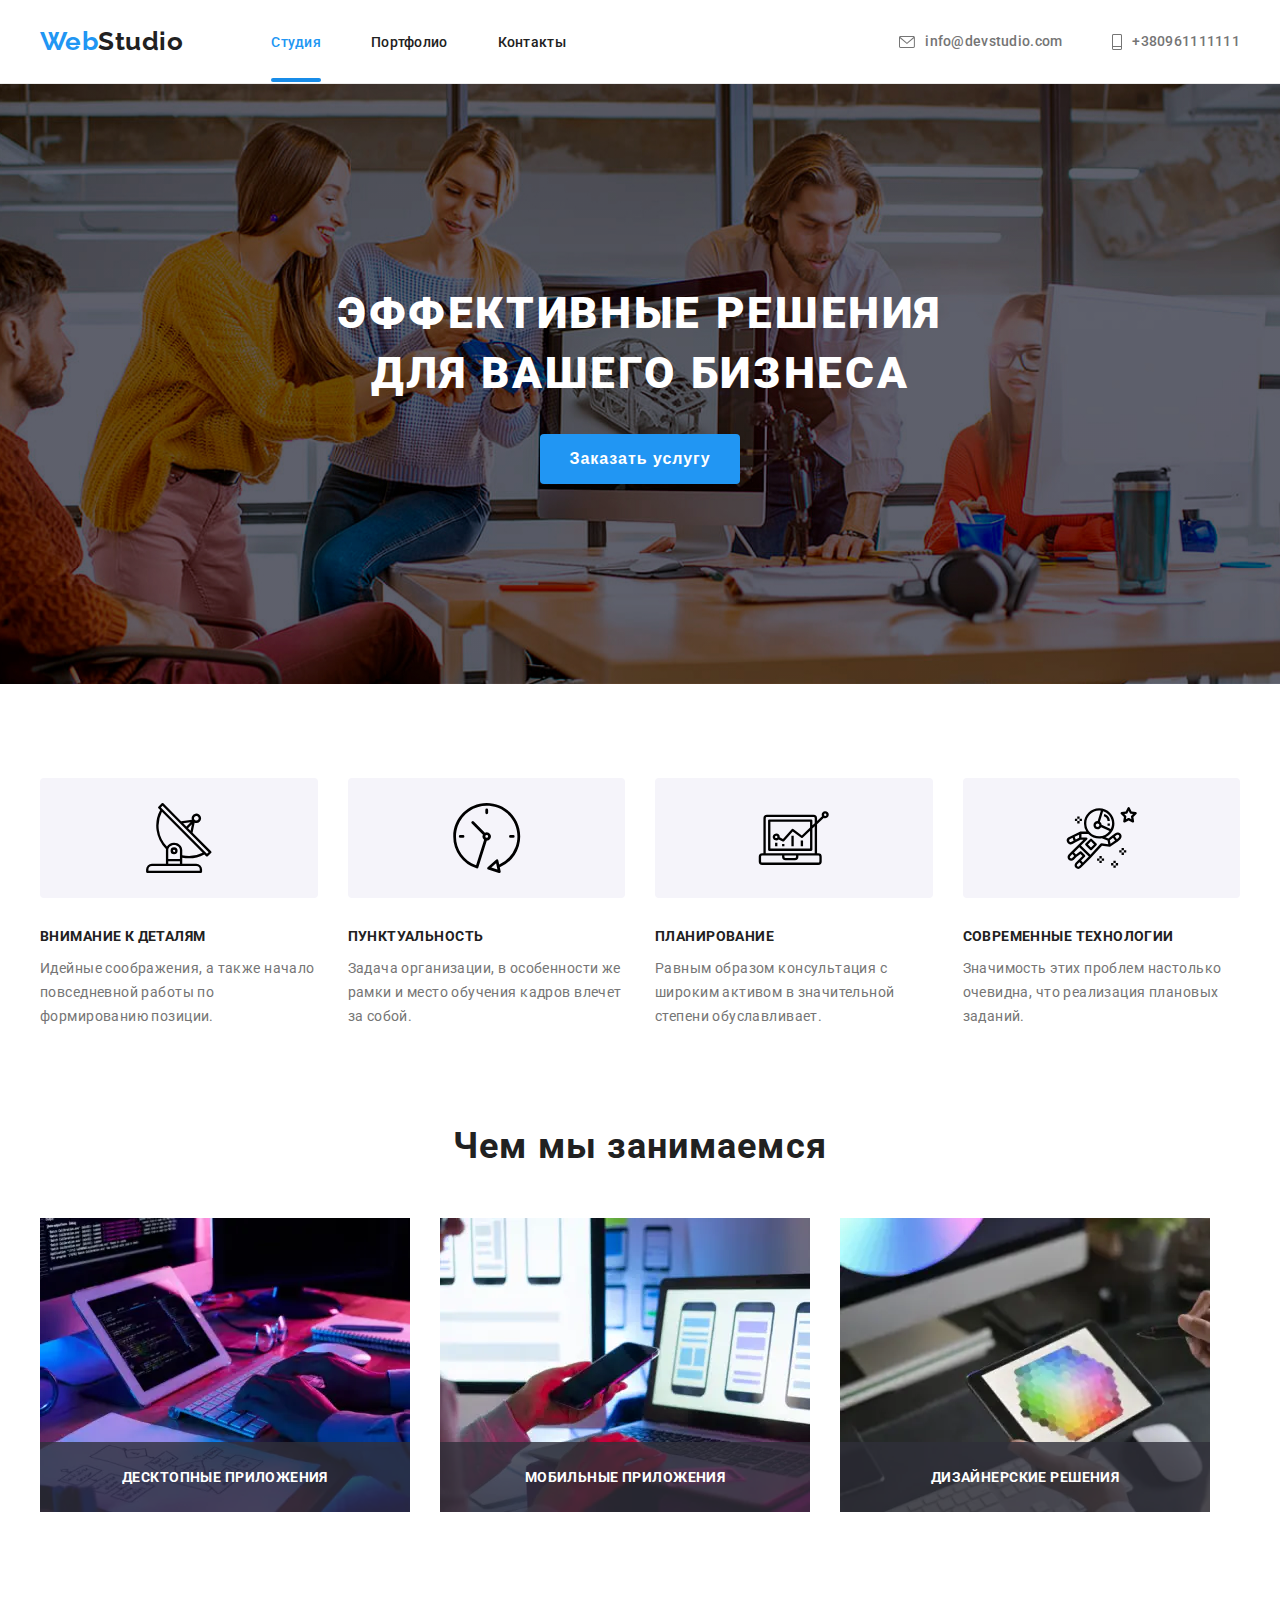
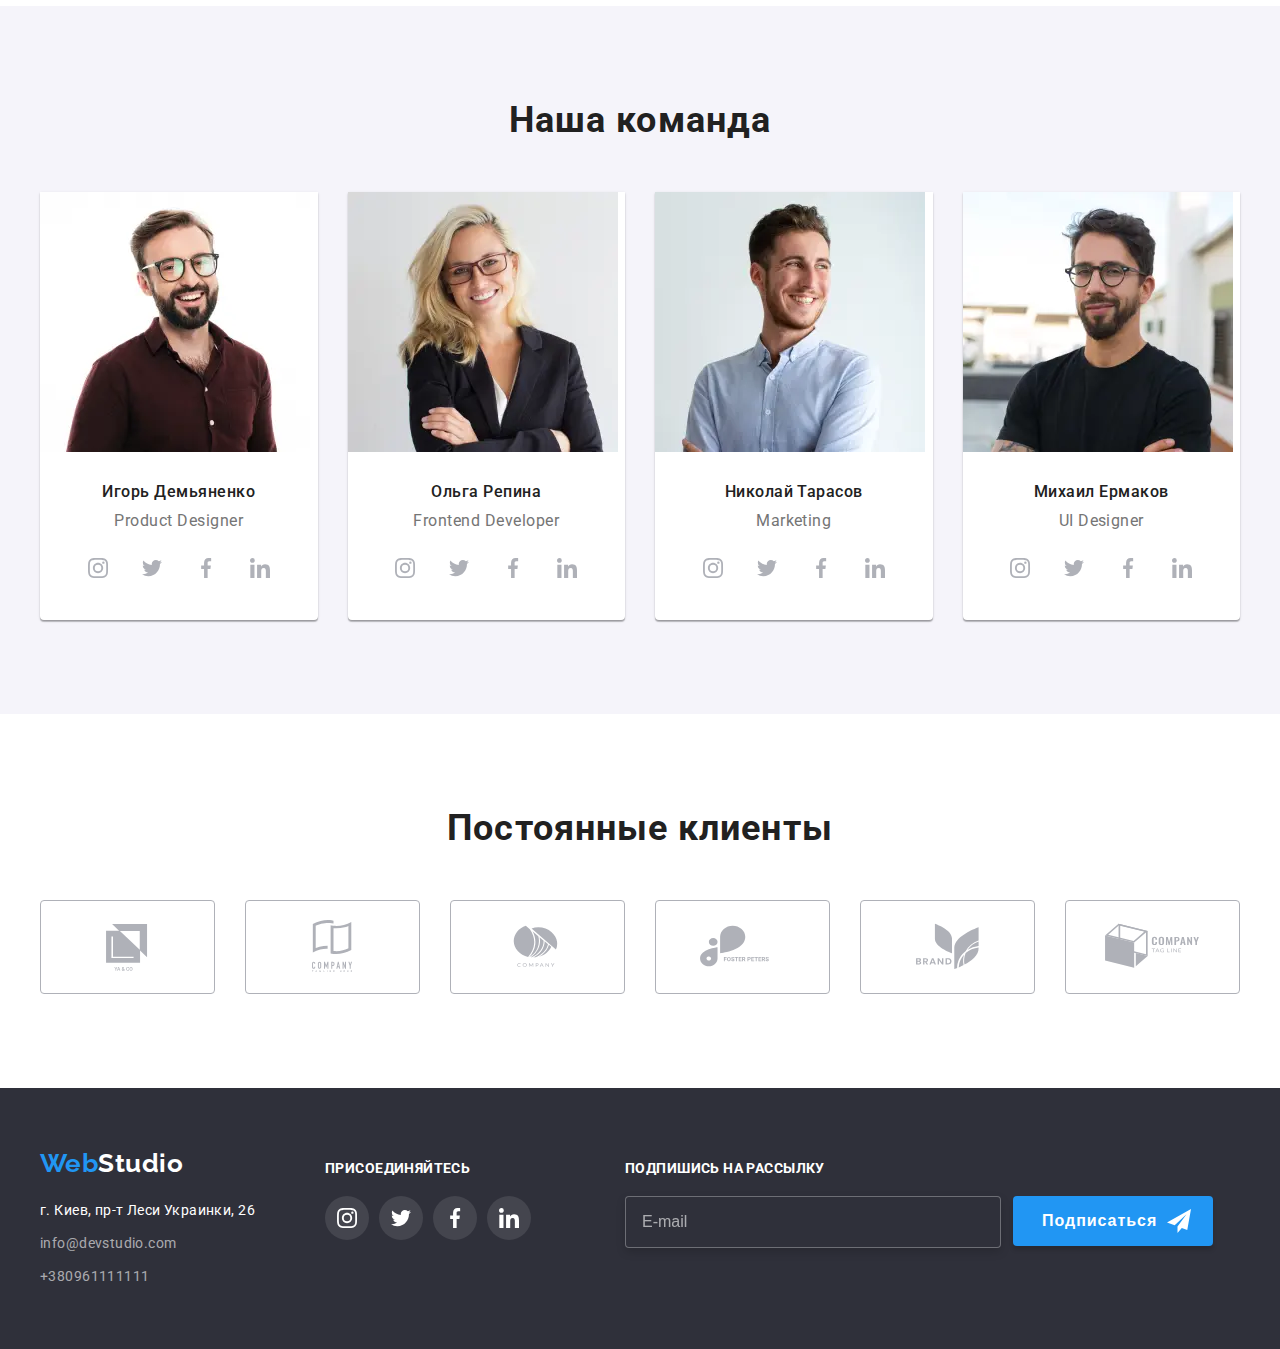
<file: index.html>
<!DOCTYPE html>
<html lang="ru">

<head>
    <meta charset="UTF-8" />
    <meta http-equiv="X-UA-Compatible" content="IE=edge" />
    <meta name="viewport" content="width=device-width, initial-scale=1.0" />
    <link rel="preconnect" href="https://fonts.googleapis.com" />
    <link rel="preconnect" href="https://fonts.gstatic.com" crossorigin />
    <link
        href="https://fonts.googleapis.com/css2?family=Raleway:wght@700&family=Roboto:wght@400;500;700;900&display=swap"
        rel="stylesheet" />
    <link rel="stylesheet" href="https://cdnjs.cloudflare.com/ajax/libs/modern-normalize/1.1.0/modern-normalize.min.css"
        integrity="sha512-wpPYUAdjBVSE4KJnH1VR1HeZfpl1ub8YT/NKx4PuQ5NmX2tKuGu6U/JRp5y+Y8XG2tV+wKQpNHVUX03MfMFn9Q=="
        crossorigin="anonymous" referrerpolicy="no-referrer" />
    <link rel="stylesheet" href="css/main.min.css" />
    <meta name="description" content="Вэб студия с большим портфолио, способная выполнить любые задачи заказчика.">
    <title>goit-markup-hw-06</title>
</head>

<body>
    <!-- This is HEADER part -->
    <header>
        <nav class="header container ">
            <a href="index.html" class="logo header__logo"><span class="logo__web">Web</span>Studio</a>
            <button type="button" class="header__menu" data-menu-button>
                <svg width="40" height="40" aria-label="переключатель мобильного меню">
                    <use class="icon-menu" href="images/icons.svg#icon-menu_40px"></use>
                    <use class="icon-close" href="images/icons.svg#icon-close_40px"></use>
                </svg>
            </button>

            <div class="header__block" data-menu>
                <ul class="nav">
                    <li class="nav__btn nav__btn--active"><a class="nav__link" href="index.html">Студия</a>
                    </li>
                    <li class="nav__btn"><a class="nav__link" href="portfolio.html">Портфолио</a></li>
                    <li class="nav__btn"><a class="nav__link" href="#">Контакты</a></li>
                </ul>
                <ul class="contact">
                    <li class="contact__item">
                        <a href="mailto:info@devstudio.com" class="contact__link">
                            <svg class="contact__icon">
                                <use href="images/icons.svg#icon-envelope"></use>
                            </svg>info@devstudio.com</a>
                    </li>
                    <li class="contact__item">
                        <a href="tel:+380961111111" class="contact__link"><svg class="contact__icon">
                                <use href="images/icons.svg#icon-Vector"></use>
                            </svg>+380961111111</a>
                    </li>
                </ul>
                <ul class="social">
                    <li class="social__item"><a class="social__link" href="www.instagram.com" target="_blank"
                            rel="noopener noreferrer nofollow ">Instagram</a></li>
                    <li class="social__item"><a class="social__link" href="twitter.com" target="_blank"
                            rel="noopener noreferrer nofollow ">Twitter</a></li>
                    <li class="social__item"><a class="social__link" href="facebook.com" target="_blank"
                            rel="noopener noreferrer nofollow ">Facebook</a>
                    </li>
                    <li class="social__item"><a class="social__link" href="linkedin.com" target="_blank"
                            rel="noopener noreferrer nofollow ">LinkedIn</a>
                    </li>
                </ul>
            </div>

        </nav>
    </header>
    <!-- This is MAIN part -->
    <main>
        <!-- This is SECTION ONE part with HERO -->
        <section class="section-one">
            <div class="section-one__container">
                <h1 class="sectoin-one__header">
                    Эффективные решения<br />
                    для вашего бизнеса
                </h1>
                <button type="button" class="button-hero" aria-label="Order button" data-modal-open>Заказать
                    услугу</button>
            </div>
        </section>
        <!-- This is SECTION TWO part with icons -->
        <section class="section-two">
            <div class="container">
                <h2 class="hide">Особенности</h2>
                <ul class="section-two__list">
                    <li class="section-two__item">
                        <div class="section-two__container">
                            <svg class="section-two__icon" width="70px" height="70px">
                                <use href="images/icons.svg#icon-antenna-1"></use>
                            </svg>
                        </div>
                        <h3 class="section-two__title">Внимание к деталям</h3>
                        <p class="section-two__text">
                            Идейные соображения, а также начало повседневной работы по
                            формированию позиции.
                        </p>
                    </li>
                    <li class="section-two__item">
                        <div class="section-two__container">
                            <svg class="section-two__icon" width="70px" height="70px">
                                <use href="images/icons.svg#icon-clock-1"></use>
                            </svg>
                        </div>
                        <h3 class="section-two__title">Пунктуальность</h3>
                        <p class="section-two__text">
                            Задача организации, в особенности же рамки и место обучения кадров
                            влечет за собой.
                        </p>
                    </li>
                    <li class="section-two__item">
                        <div class="section-two__container">
                            <svg class="section-two__icon" width="70px" height="70px">
                                <use href="images/icons.svg#icon-diagram-1"></use>
                            </svg>
                        </div>
                        <h3 class="section-two__title">Планирование</h3>
                        <p class="section-two__text">
                            Равным образом консультация с широким активом в значительной
                            степени обуславливает.
                        </p>
                    </li>
                    <li class="section-two__item">
                        <div class="section-two__container">
                            <svg class="section-two__icon" width="70px" height="70px">
                                <use href="images/icons.svg#icon-astronaut-1"></use>
                            </svg>
                        </div>
                        <h3 class="section-two__title">Современные технологии</h3>
                        <p class="section-two__text">
                            Значимость этих проблем настолько очевидна, что реализация
                            плановых заданий.
                        </p>
                    </li>
                </ul>
            </div>
        </section>
        <section class="section-two">
            <!-- This is section two part with images -->
            <div class="container">
                <h2 class="section-two__heading">Чем мы занимаемся</h2>
                <ul class="section-two__images">
                    <li class="section-two__img">
                        <picture>
                            <source srcset="images/work/work-1-370.webp 1x, images/work/work-1-370@2x.webp 2x"
                                type="image/webp">
                            <img srcset="images/work/work-1-370.jpg 1x, images/work/work-1-370@2x.jpg 2x"
                                src=" images/work/work-1-370.jpg" alt="keyboard typing" width="370" height="294" />
                        </picture>
                        <h3 class="section-two__overlay">Десктопные приложения</h3>
                    </li>
                    <li class="section-two__img">
                        <picture>
                            <source srcset="images/work/work-2-370.webp 1x, images/work/work-2-370@2x.webp 2x"
                                type="image/webp">
                            <img srcset="images/work/work-2-370.jpg 1x, images/work/work-2-370@2x.jpg 2x"
                                src=" images/work/work-2-370.jpg" alt="phone staring" width="370" height="294" />
                        </picture>
                        <h3 class="section-two__overlay">Мобильные приложения</h3>
                    </li>
                    <li class="section-two__img">
                        <picture>
                            <source srcset="images/work/work-3-370.webp 1x, images/work/work-3-370@2x.webp 2x"
                                type="image/webp">
                            <img srcset="images/work/work-3-370.jpg 1x, images/work/work-3-370@2x.jpg 2x"
                                src=" images/work/work-3-370.jpg" alt="tablet staring" width="370" height="294" />
                        </picture>
                        <h3 class="section-two__overlay">Дизайнерские решения</h3>
                    </li>
                </ul>
            </div>
        </section>

        <!-- This is SECTION THREE part with team -->
        <section class="section-three">
            <div class="container">
                <h2 class="section-three__heading">Наша команда</h2>
                <ul class="section-three__container">
                    <li class="section-three__item">
                        <picture>
                            <source srcset=" 
                            images/team/team-270px/team-one-270.webp 1x, 
                            images/team/team-270px/team-one-270@2x.webp 2x" type="image/webp"
                                media="(min-width: 1200px)">
                            <source srcset="
                            images/team/team-270px/team-one-270.jpg 1x, 
                            images/team/team-270px/team-one-270@2x.jpg 2x" media="(min-width: 1200px)">
                            <source srcset=" 
                                images/team/team-354px/team-one-354.webp 1x, 
                                images/team/team-354px/team-one-354@2x.webp 2x" type="image/webp"
                                media="(min-width: 768px)">
                            <source srcset="
                                images/team/team-354px/team-one-354.jpg 1x, 
                                images/team/team-354px/team-one-354@2x.jpg 2x" media="(min-width: 768px)">
                            <source srcset=" 
                                images/team/team-450px/team-one-450.webp 1x, 
                                images/team/team-450px/team-one-450@2x.webp 2x" type="image/webp"
                                media="(max-width: 767px)">
                            <source srcset="
                                images/team/team-450px/team-one-450.jpg 1x, 
                                images/team/team-450px/team-one-450@2x.jpg 2x" media="(max-width: 767px)">
                            <img class="section-three__img" src="images/team/team-270px/team-one-270.jpg"
                                alt="Игорь Демьяненко" />
                        </picture>
                        <h3 class="section-three__title">Игорь Демьяненко</h3>
                        <p class="section-three__text" lang="en">Product Designer</p>
                        <ul class="social-icons">
                            <li class="social-icons__thumb"><a class="social-icons__link" href="instagram.com">
                                    <svg class="social-icons__img" width="20px" height="20px">
                                        <use href="images/icons.svg#icon-instagram-1"></use>
                                    </svg>
                                </a>
                            </li>
                            <li class="social-icons__thumb"><a class="social-icons__link" href="twitter.com">
                                    <svg class="social-icons__img" width="20px" height="20px">
                                        <use href="images/icons.svg#icon-twitter-1"></use>
                                    </svg>
                                </a>
                            </li>
                            <li class="social-icons__thumb"><a class="social-icons__link" href="facebook.com">
                                    <svg class="social-icons__img" width="20px" height="20px">
                                        <use href="images/icons.svg#icon-facebook-1"></use>
                                    </svg>
                                </a>
                            </li>
                            <li class="social-icons__thumb"><a class="social-icons__link" href="linkedin.com">
                                    <svg class="social-icons__img" width="20px" height="20px">
                                        <use href="images/icons.svg#icon-linkedin-1"></use>
                                    </svg>
                                </a>
                            </li>
                        </ul>
                    </li>
                    <li class="section-three__item">
                        <picture>
                            <source srcset=" 
                        images/team/team-270px/team-two-270.webp 1x, 
                        images/team/team-270px/team-two-270@2x.webp 2x" type="image/webp" media="(min-width: 1200px)">
                            <source srcset="
                        images/team/team-270px/team-two-270.jpg 1x, 
                        images/team/team-270px/team-two-270@2x.jpg 2x" media="(min-width: 1200px)">
                            <source srcset=" 
                            images/team/team-354px/team-two-354.webp 1x, 
                            images/team/team-354px/team-two-354@2x.webp 2x" type="image/webp"
                                media="(min-width: 768px)">
                            <source srcset="
                            images/team/team-354px/team-two-354.jpg 1x, 
                            images/team/team-354px/team-two-354@2x.jpg 2x" media="(min-width: 768px)">
                            <source srcset=" 
                            images/team/team-450px/team-two-450.webp 1x, 
                            images/team/team-450px/team-two-450@2x.webp 2x" type="image/webp"
                                media="(max-width: 767px)">
                            <source srcset="
                            images/team/team-450px/team-two-450.jpg 1x, 
                            images/team/team-450px/team-two-450@2x.jpg 2x" media="(max-width: 767px)">
                            <img class="section-three__img" src="images/team/team-270px/team-one-270.jpg"
                                alt="Ольга Репина" />
                        </picture>
                        <h3 class="section-three__title">Ольга Репина</h3>
                        <p class="section-three__text" lang="en">Frontend Developer</p>
                        <ul class="social-icons">
                            <li class="social-icons__thumb"><a class="social-icons__link" href="instagram.com">
                                    <svg class="social-icons__img" width="20px" height="20px">
                                        <use href="images/icons.svg#icon-instagram-1"></use>
                                    </svg>
                                </a>
                            </li>
                            <li class="social-icons__thumb"><a class="social-icons__link" href="twitter.com">
                                    <svg class="social-icons__img" width="20px" height="20px">
                                        <use href="images/icons.svg#icon-twitter-1"></use>
                                    </svg>
                                </a>
                            </li>
                            <li class="social-icons__thumb"><a class="social-icons__link" href="facebook.com">
                                    <svg class="social-icons__img" width="20px" height="20px">
                                        <use href="images/icons.svg#icon-facebook-1"></use>
                                    </svg>
                                </a>
                            </li>
                            <li class="social-icons__thumb"><a class="social-icons__link" href="linkedin.com">
                                    <svg class="social-icons__img" width="20px" height="20px">
                                        <use href="images/icons.svg#icon-linkedin-1"></use>
                                    </svg>
                                </a>
                            </li>
                        </ul>
                    </li>
                    <li class="section-three__item">
                        <picture>
                            <source srcset=" 
                            images/team/team-270px/team-three-270.webp 1x, 
                            images/team/team-270px/team-three-270@2x.webp 2x" type="image/webp"
                                media="(min-width: 1200px)">
                            <source srcset="
                            images/team/team-270px/team-three-270.jpg 1x, 
                            images/team/team-270px/team-three-270@2x.jpg 2x" media="(min-width: 1200px)">
                            <source srcset=" 
                                images/team/team-354px/team-three-354.webp 1x, 
                                images/team/team-354px/team-three-354@2x.webp 2x" type="image/webp"
                                media="(min-width: 768px)">
                            <source srcset="
                                images/team/team-354px/team-three-354.jpg 1x, 
                                images/team/team-354px/team-three-354@2x.jpg 2x" media="(min-width: 768px)">
                            <source srcset=" 
                                images/team/team-450px/team-three-450.webp 1x, 
                                images/team/team-450px/team-three-450@2x.webp 2x" type="image/webp"
                                media="(max-width: 767px)">
                            <source srcset="
                                images/team/team-450px/team-three-450.jpg 1x, 
                                images/team/team-450px/team-three-450@2x.jpg 2x" media="(max-width: 767px)">
                            <img class="section-three__img" src="images/team/team-270px/team-one-270.jpg"
                                alt="Николай Тарасов" />
                        </picture>
                        <h3 class="section-three__title">Николай Тарасов</h3>
                        <p class="section-three__text" lang="en">Marketing</p>
                        <ul class="social-icons">
                            <li class="social-icons__thumb"><a class="social-icons__link" href="instagram.com">
                                    <svg class="social-icons__img" width="20px" height="20px">
                                        <use href="images/icons.svg#icon-instagram-1"></use>
                                    </svg>
                                </a>
                            </li>
                            <li class="social-icons__thumb"><a class="social-icons__link" href="twitter.com">
                                    <svg class="social-icons__img" width="20px" height="20px">
                                        <use href="images/icons.svg#icon-twitter-1"></use>
                                    </svg>
                                </a>
                            </li>
                            <li class="social-icons__thumb"><a class="social-icons__link" href="facebook.com">
                                    <svg class="social-icons__img" width="20px" height="20px">
                                        <use href="images/icons.svg#icon-facebook-1"></use>
                                    </svg>
                                </a>
                            </li>
                            <li class="social-icons__thumb"><a class="social-icons__link" href="linkedin.com">
                                    <svg class="social-icons__img" width="20px" height="20px">
                                        <use href="images/icons.svg#icon-linkedin-1"></use>
                                    </svg>
                                </a>
                            </li>
                        </ul>
                    </li>
                    <li class="section-three__item">
                        <picture>
                            <source srcset=" 
                            images/team/team-270px/team-four-270.webp 1x, 
                            images/team/team-270px/team-four-270@2x.webp 2x" type="image/webp"
                                media="(min-width: 1200px)">
                            <source srcset="
                            images/team/team-270px/team-four-270.jpg 1x, 
                            images/team/team-270px/team-four-270@2x.jpg 2x" media="(min-width: 1200px)">
                            <source srcset=" 
                                images/team/team-354px/team-four-354.webp 1x, 
                                images/team/team-354px/team-four-354@2x.webp 2x" type="image/webp"
                                media="(min-width: 768px)">
                            <source srcset="
                                images/team/team-354px/team-four-354.jpg 1x, 
                                images/team/team-354px/team-four-354@2x.jpg 2x" media="(min-width: 768px)">
                            <source srcset=" 
                                images/team/team-450px/team-four-450.webp 1x, 
                                images/team/team-450px/team-four-450@2x.webp 2x" type="image/webp"
                                media="(max-width: 767px)">
                            <source srcset="
                                images/team/team-450px/team-four-450.jpg 1x, 
                                images/team/team-450px/team-four-450@2x.jpg 2x" media="(max-width: 767px)">
                            <img class="section-three__img" src="images/team/team-270px/team-one-270.jpg"
                                alt="Михаил Ермаков" />
                        </picture>
                        <h3 class="section-three__title">Михаил Ермаков</h3>
                        <p class="section-three__text" lang="en">UI Designer</p>
                        <ul class="social-icons">
                            <li class="social-icons__thumb"><a class="social-icons__link" href="instagram.com">
                                    <svg class="social-icons__img" width="20px" height="20px">
                                        <use href="images/icons.svg#icon-instagram-1"></use>
                                    </svg>
                                </a>
                            </li>
                            <li class="social-icons__thumb"><a class="social-icons__link" href="twitter.com">
                                    <svg class="social-icons__img" width="20px" height="20px">
                                        <use href="images/icons.svg#icon-twitter-1"></use>
                                    </svg>
                                </a>
                            </li>
                            <li class="social-icons__thumb"><a class="social-icons__link" href="facebook.com">
                                    <svg class="social-icons__img" width="20px" height="20px">
                                        <use href="images/icons.svg#icon-facebook-1"></use>
                                    </svg>
                                </a>
                            </li>
                            <li class="social-icons__thumb"><a class="social-icons__link" href="linkedin.com">
                                    <svg class="social-icons__img" width="20px" height="20px">
                                        <use href="images/icons.svg#icon-linkedin-1"></use>
                                    </svg>
                                </a>
                            </li>
                        </ul>
                    </li>
                </ul>
            </div>
        </section>
        <!-- This is SECTION FOUR part with clients -->
        <section class="section-four">
            <div class="container">
                <h2 class="section-four__header">Постоянные клиенты</h2>
                <ul class="section-four__clients">
                    <li class="section-four__item"><a class="section-four__link" href="#">
                            <svg class="section-four__icon" width="106px" height="60px">
                                <use href="images/icons.svg#icon-Logo1"></use>
                            </svg></a>
                    </li>
                    <li class="section-four__item"><a class="section-four__link" href="#">
                            <svg class="section-four__icon" width="106px" height="60px">
                                <use href="images/icons.svg#icon-Logo2"></use>
                            </svg></a>
                    </li>
                    <li class="section-four__item"><a class="section-four__link" href="#">
                            <svg class="section-four__icon" width="106px" height="60px">
                                <use href="images/icons.svg#icon-Logo3"></use>
                            </svg></a>
                    </li>
                    <li class="section-four__item"><a class="section-four__link" href="#">
                            <svg class="section-four__icon" width="106px" height="60px">
                                <use href="images/icons.svg#icon-Logo4"></use>
                            </svg></a>
                    </li>
                    <li class="section-four__item"><a class="section-four__link" href="#">
                            <svg class="section-four__icon" width="106px" height="60px">
                                <use href="images/icons.svg#icon-Logo5"></use>
                            </svg></a>
                    </li>
                    <li class="section-four__item"><a class="section-four__link" href="#">
                            <svg class="section-four__icon" width="106px" height="60px">
                                <use href="images/icons.svg#icon-Logo6"></use>
                            </svg></a>
                    </li>
                </ul>
            </div>
        </section>
    </main>
    <!-- This is FOOTER part -->
    <footer class="footer">
        <div class="container footer__sections">
            <section class="footer-address">
                <a href="index.html" class="logo address__logo"><span class="logo__web">Web</span>Studio</a>
                <address>
                    <ul class="address">
                        <li class="address__li">
                            <a class="footer__street" href="https://goo.gl/maps/dMaArt2xvUtYKD9Z6" target="_blank"
                                rel="noopener noreferrer nofollow">г. Киев,
                                пр-т Леси Украинки, 26</a>
                        </li>
                        <li class="address__li">
                            <a class="address__contact" href="mailto:info@devstudio.com">info@devstudio.com</a>
                        </li>
                        <li class="address__li">
                            <a class="address__contact" href="tel:+380961111111">+380961111111</a>
                        </li>
                    </ul>
                </address>
            </section>
            <section class="footer__social">
                <h2 class="footer__title">присоединяйтесь</h2>
                <ul class="social-icons">
                    <li class="social-icons__thumb footer__icon"><a class="social-icons__link" href="instagram.com">
                            <svg class="social-icons__img" width="20px" height="20px">
                                <use href="images/icons.svg#icon-instagram-1"></use>
                            </svg>
                        </a>
                    </li>
                    <li class="social-icons__thumb footer__icon"><a class="social-icons__link" href="twitter.com">
                            <svg class="social-icons__img" width="20px" height="20px">
                                <use href="images/icons.svg#icon-twitter-1"></use>
                            </svg>
                        </a>
                    </li>
                    <li class="social-icons__thumb footer__icon"><a class="social-icons__link" href="facebook.com">
                            <svg class="social-icons__img" width="20px" height="20px">
                                <use href="images/icons.svg#icon-facebook-1"></use>
                            </svg>
                        </a>
                    </li>
                    <li class="social-icons__thumb footer__icon"><a class="social-icons__link" href="linkedin.com">
                            <svg class="social-icons__img" width="20px" height="20px">
                                <use href="images/icons.svg#icon-linkedin-1"></use>
                            </svg>
                        </a>
                    </li>
                </ul>
            </section>
            <section class="footer-subscribe">
                <h2 class="footer__title">подпишись на рассылку</h2>

                <form class="subscribe-thumb">
                    <input type="mail" placeholder="E-mail" class="subscribe-thumb__input">
                    <button type="submit" class="subscribe-thumb__submit" aria-label="Subscribe to email">Подписаться
                        <svg class="subscribe-thumb__icon" width="24px" height="24px">
                            <use href="images/icons.svg#icon-icon-send"></use>
                        </svg>
                    </button>
                </form>

            </section>
        </div>
    </footer>
    <!-- BACKDROP IS HERE -->
    <div class="backdrop is-hidden" data-modal>
        <div class="modal">
            <button type="button" class="modal__close" aria-label="close modal window" data-modal-close>
                <svg width="18" height="18" xmlns="http://www.w3.org/2000/svg">
                    <use href="images/icons.svg#icon-close-black-18dp-2-1"></use>
                </svg>
            </button>
            <!-- MODAL WINDOW IS HERE -->
            <section class="modal__form">
                <h2 class="modal__header">Оставьте свои данные, мы вам перезвоним</h2>

                <label class="form">
                    <span class="form__name">Имя</span>
                    <input class="form__input" type="text" name="data">

                    <svg class="form__image" width="18" height="18" xmlns="http://www.w3.org/2000/svg">
                        <use href="images/icons.svg#icon-person-black-18dp-1"></use>
                    </svg>

                </label>

                <label class="form">
                    <span class="form__name">Телефон</span>
                    <input class="form__input" type="tel" name="data">
                    <svg class="form__image" width="18" height="18" xmlns="http://www.w3.org/2000/svg">
                        <use href="images/icons.svg#icon-phone-black-18dp-1"></use>
                    </svg>


                </label>

                <label class="form">
                    <span class="form__name">Почта</span>
                    <input class="form__input" type="email" name="data">
                    <svg class="form__image" width="18" height="18" xmlns="http://www.w3.org/2000/svg">
                        <use href="images/icons.svg#icon-email-black-18dp-1"></use>
                    </svg>

                </label>

                <label class="form">
                    <span class="form__name">Комментарий</span>
                    <textarea name="data" cols="60" rows="6.5" placeholder="Введите текст"
                        class="form__input form__input--textarea"></textarea>

                </label>

                <label class="checkbox">
                    <input class="checkbox__input hide" type="checkbox" name="data">
                    <span class="checkbox__icon"></span>
                    <span class="checkbox__span">Соглашаюсь с рассылкой и принимаю <a class="checkbox__link" href="#">
                            Условия
                            договора</a></span>
                </label>
                <button class="form-submit" type="submit" aria-label="submit form">Отправить</button>
            </section>
        </div>
    </div>
    <script src="./js/modal.js"></script>
    <script src="./js/mobile-menu.js"></script>
</body>

</html>
</file>
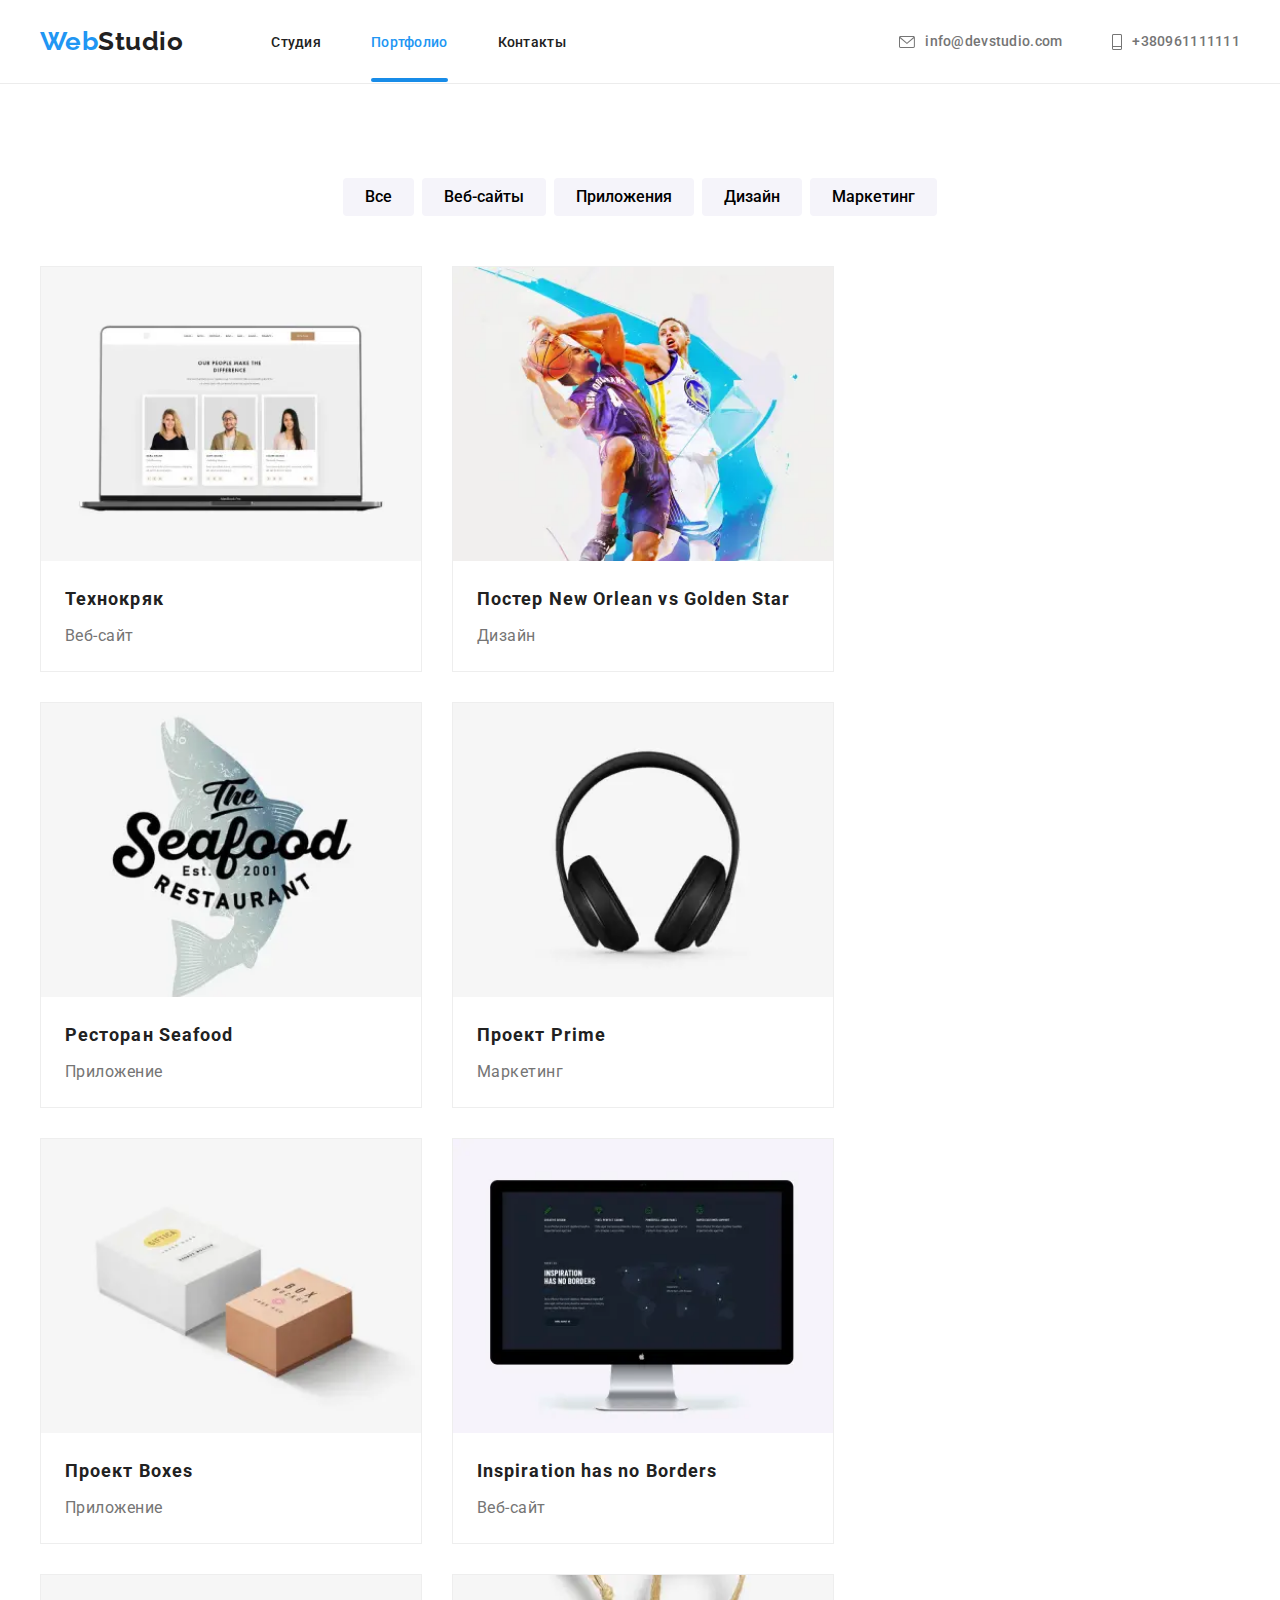
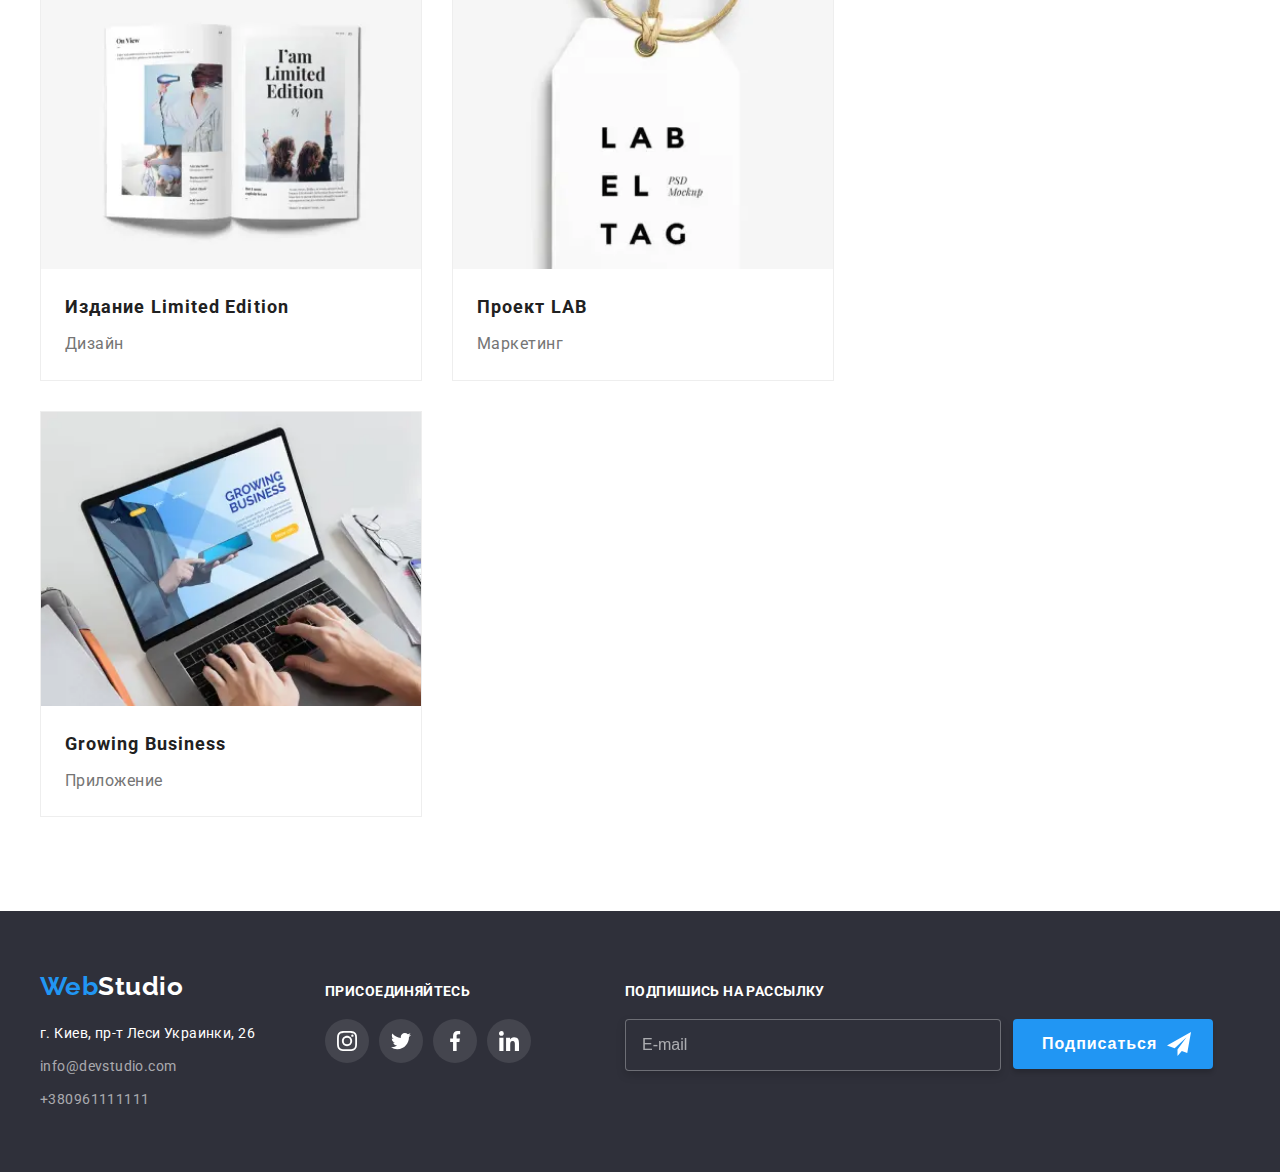
<file: portfolio.html>
<!DOCTYPE html>
<html lang="ru">

<head>
  <meta charset="UTF-8" />
  <meta http-equiv="X-UA-Compatible" content="IE=edge" />
  <meta name="viewport" content="width=device-width, initial-scale=1.0" />
  <link rel="preconnect" href="https://fonts.googleapis.com" />
  <link rel="preconnect" href="https://fonts.gstatic.com" crossorigin />
  <link href="https://fonts.googleapis.com/css2?family=Raleway:wght@700&family=Roboto:wght@400;500;700;900&display=swap"
    rel="stylesheet" />
  <link rel="stylesheet" href="https://cdnjs.cloudflare.com/ajax/libs/modern-normalize/1.1.0/modern-normalize.min.css"
    integrity="sha512-wpPYUAdjBVSE4KJnH1VR1HeZfpl1ub8YT/NKx4PuQ5NmX2tKuGu6U/JRp5y+Y8XG2tV+wKQpNHVUX03MfMFn9Q=="
    crossorigin="anonymous" referrerpolicy="no-referrer" />
  <link rel="stylesheet" href="css/portfolio.min.css" />
  <title>Portfolio</title>
</head>

<body>
  <!-- This is HEADER part -->
  <header>
    <nav class="header container ">
      <a href="index.html" class="logo header__logo"><span class="logo__web">Web</span>Studio</a>
      <button type="button" class="header__menu" data-menu-button>
        <svg width="40" height="40" aria-label="переключатель мобильного меню">
          <use class="icon-menu" href="images/icons.svg#icon-menu_40px"></use>
          <use class="icon-close" href="images/icons.svg#icon-close_40px"></use>
        </svg>
      </button>
      <div class="header__block" data-menu>
        <ul class="nav">
          <li class="nav__btn"><a class="nav__link" href="index.html">Студия</a>
          </li>
          <li class="nav__btn nav__btn--active"><a class="nav__link" href="portfolio.html">Портфолио</a></li>
          <li class="nav__btn"><a class="nav__link" href="#">Контакты</a></li>
        </ul>
        <ul class="contact">
          <li class="contact__item">
            <a href="mailto:info@devstudio.com" class="contact__link">
              <svg class="contact__icon">
                <use href="images/icons.svg#icon-envelope"></use>
              </svg>info@devstudio.com</a>
          </li>
          <li class="contact__item">
            <a href="tel:+380961111111" class="contact__link"><svg class="contact__icon">
                <use href="images/icons.svg#icon-Vector"></use>
              </svg>+380961111111</a>
          </li>
        </ul>
        <ul class="social">
          <li class="social__item"><a class="social__link" href="www.instagram.com">Instagram</a></li>
          <li class="social__item"><a class="social__link" href="twitter.com">Twitter</a></li>
          <li class="social__item"><a class="social__link" href="facebook.com">Facebook</a></li>
          <li class="social__item"><a class="social__link" href="linkedin.com">LinkedIn</a></li>
        </ul>
      </div>
      </т>
  </header>
  <main>
    <!-- This is FILTER BUTTONS part -->
    <section class="portfolio">
      <div class="container">
        <h1 class="hide">Портфолио</h1>
        <ul class="portfolio__filter">
          <li class="portfolio__list"><button type="button" class="portfolio__button">Все</button></li>
          <li class="portfolio__list"><button type=" button" class="portfolio__button">Веб-сайты</button></li>
          <li class="portfolio__list"><button type=" button" class="portfolio__button">Приложения</button></li>
          <li class="portfolio__list"><button type=" button" class="portfolio__button">Дизайн</button></li>
          <li class="portfolio__list"><button type=" button" class="portfolio__button">Маркетинг</button></li>
        </ul>
        <ul class="portfolio__container">
          <li class="item">
            <div class="item__overlay">
              <picture>
                <source srcset=" 
                images/portfolio/portfolio-370px/portfolio-one-370.webp 1x, 
                images/portfolio/portfolio-370px/portfolio-one-370@2x.webp 2x" type="image/webp"
                  media="(min-width: 1200px)">
                <source srcset="
                images/portfolio/portfolio-370px/portfolio-one-370.jpg 1x, 
                images/portfolio/portfolio-370px/portfolio-one-370@2x.jpg 2x" media="(min-width: 1200px)">
                <source srcset=" 
                    images/portfolio/portfolio-354px/portfolio-one-354.webp 1x, 
                    images/portfolio/portfolio-354px/portfolio-one-354@2x.webp 2x" type="image/webp"
                  media="(min-width: 768px)">
                <source srcset="
                images/portfolio/portfolio-354px/portfolio-one-354.jpg 1x, 
                images/portfolio/portfolio-354px/portfolio-one-354@2x.jpg 2x" media="(min-width: 768px)">
                <source srcset=" 
                    images/portfolio/portfolio-450px/portfolio-one-450.webp 1x, 
                    images/portfolio/portfolio-450px/portfolio-one-450@2x.webp 2x" type="image/webp"
                  media="(max-width: 767px)">
                <source srcset="
                    images/portfolio/portfolio-450px/portfolio-one-450.jpg 1x, 
                    images/portfolio/portfolio-450px/portfolio-one-450@2x.jpg 2x" media="(max-width: 767px)">
                <img src="images/portfolio/portfolio-450px/portfolio-one-450.jpg" alt="laptop" />
              </picture>
              <div class="item__container">
                <p class="item__text">Ресурс предлагает комплексные предложения с разным уровнем функционала и
                  сервисов. Все это позволит
                  посетителю получить исчерпывающие сведения о компании или частном лице.</p>
              </div>
            </div>
            <div class="item__context">
              <h2 class="item__header">Технокряк</h2>
              <p class="item__name">Веб-сайт</p>
            </div>
          </li>
          <li class="item">
            <div class="item__overlay">
              <picture>
                <source srcset=" 
                images/portfolio/portfolio-370px/portfolio-two-370.webp 1x, 
                images/portfolio/portfolio-370px/portfolio-two-370@2x.webp 2x" type="image/webp"
                  media="(min-width: 1200px)">
                <source srcset="
                images/portfolio/portfolio-370px/portfolio-two-370.jpg 1x, 
                images/portfolio/portfolio-370px/portfolio-two-370@2x.jpg 2x" media="(min-width: 1200px)">
                <source srcset=" 
                    images/portfolio/portfolio-354px/portfolio-two-354.webp 1x, 
                    images/portfolio/portfolio-354px/portfolio-two-354@2x.webp 2x" type="image/webp"
                  media="(min-width: 768px)">
                <source srcset="
                images/portfolio/portfolio-354px/portfolio-two-354.jpg 1x, 
                images/portfolio/portfolio-354px/portfolio-two-354@2x.jpg 2x" media="(min-width: 768px)">
                <source srcset=" 
                    images/portfolio/portfolio-450px/portfolio-two-450.webp 1x, 
                    images/portfolio/portfolio-450px/portfolio-two-450@2x.webp 2x" type="image/webp"
                  media="(max-width: 767px)">
                <source srcset="
                    images/portfolio/portfolio-450px/portfolio-two-450.jpg 1x, 
                    images/portfolio/portfolio-450px/portfolio-two-450@2x.jpg 2x" media="(max-width: 767px)">
                <img src="images/portfolio/portfolio-450px/portfolio-two-450.jpg" alt="basketball" />
              </picture>
              <div class="item__container">
                <p class="item__text">Ресурс предлагает комплексные предложения с разным уровнем функционала и
                  сервисов. Все это позволит
                  посетителю получить исчерпывающие сведения о компании или частном лице.</p>
              </div>
            </div>
            <div class="item__context">
              <h2 class="item__header">Постер New Orlean vs Golden Star</h2>
              <p class="item__name">Дизайн</p>
            </div>
          </li>
          <li class="item">
            <div class="item__overlay">
              <picture>
                <source srcset=" 
                images/portfolio/portfolio-370px/portfolio-three-370.webp 1x, 
                images/portfolio/portfolio-370px/portfolio-three-370@2x.webp 2x" type="image/webp"
                  media="(min-width: 1200px)">
                <source srcset="
                images/portfolio/portfolio-370px/portfolio-three-370.jpg 1x, 
                images/portfolio/portfolio-370px/portfolio-three-370@2x.jpg 2x" media="(min-width: 1200px)">
                <source srcset=" 
                    images/portfolio/portfolio-354px/portfolio-three-354.webp 1x, 
                    images/portfolio/portfolio-354px/portfolio-three-354@2x.webp 2x" type="image/webp"
                  media="(min-width: 768px)">
                <source srcset="
                images/portfolio/portfolio-354px/portfolio-three-354.jpg 1x, 
                images/portfolio/portfolio-354px/portfolio-three-354@2x.jpg 2x" media="(min-width: 768px)">
                <source srcset=" 
                    images/portfolio/portfolio-450px/portfolio-three-450.webp 1x, 
                    images/portfolio/portfolio-450px/portfolio-three-450@2x.webp 2x" type="image/webp"
                  media="(max-width: 767px)">
                <source srcset="
                    images/portfolio/portfolio-450px/portfolio-three-450.jpg 1x, 
                    images/portfolio/portfolio-450px/portfolio-three-450@2x.jpg 2x" media="(max-width: 767px)">
                <img src="images/portfolio/portfolio-450px/portfolio-three-450.jpg" alt="seafood restaurant" />
              </picture>
              <div class="item__container">
                <p class="item__text">Ресурс предлагает комплексные предложения с разным уровнем функционала и
                  сервисов. Все это позволит
                  посетителю получить исчерпывающие сведения о компании или частном лице.</p>
              </div>
            </div>
            <div class="item__context">
              <h2 class="item__header">Ресторан Seafood</h2>
              <p class="item__name">Приложение</p>
            </div>
          </li>
          <li class="item">
            <div class="item__overlay">
              <picture>
                <source srcset=" 
                images/portfolio/portfolio-370px/portfolio-four-370.webp 1x, 
                images/portfolio/portfolio-370px/portfolio-four-370@2x.webp 2x" type="image/webp"
                  media="(min-width: 1200px)">
                <source srcset="
                images/portfolio/portfolio-370px/portfolio-four-370.jpg 1x, 
                images/portfolio/portfolio-370px/portfolio-four-370@2x.jpg 2x" media="(min-width: 1200px)">
                <source srcset=" 
                    images/portfolio/portfolio-354px/portfolio-four-354.webp 1x, 
                    images/portfolio/portfolio-354px/portfolio-four-354@2x.webp 2x" type="image/webp"
                  media="(min-width: 768px)">
                <source srcset="
                images/portfolio/portfolio-354px/portfolio-four-354.jpg 1x, 
                images/portfolio/portfolio-354px/portfolio-four-354@2x.jpg 2x" media="(min-width: 768px)">
                <source srcset=" 
                    images/portfolio/portfolio-450px/portfolio-four-450.webp 1x, 
                    images/portfolio/portfolio-450px/portfolio-four-450@2x.webp 2x" type="image/webp"
                  media="(max-width: 767px)">
                <source srcset="
                    images/portfolio/portfolio-450px/portfolio-four-450.jpg 1x, 
                    images/portfolio/portfolio-450px/portfolio-four-450@2x.jpg 2x" media="(max-width: 767px)">
                <img src="images/portfolio/portfolio-450px/portfolio-four-450.jpg" alt="headphones" />
              </picture>
              <div class="item__container">
                <p class="item__text">Ресурс предлагает комплексные предложения с разным уровнем функционала и
                  сервисов. Все это позволит
                  посетителю получить исчерпывающие сведения о компании или частном лице.</p>
              </div>
            </div>
            <div class="item__context">
              <h2 class="item__header">Проект Prime</h2>
              <p class="item__name">Маркетинг</p>
            </div>
          </li>
          <li class="item">
            <div class="item__overlay">
              <picture>
                <source srcset=" 
                images/portfolio/portfolio-370px/portfolio-five-370.webp 1x, 
                images/portfolio/portfolio-370px/portfolio-five-370@2x.webp 2x" type="image/webp"
                  media="(min-width: 1200px)">
                <source srcset="
                images/portfolio/portfolio-370px/portfolio-five-370.jpg 1x, 
                images/portfolio/portfolio-370px/portfolio-five-370@2x.jpg 2x" media="(min-width: 1200px)">
                <source srcset=" 
                    images/portfolio/portfolio-354px/portfolio-five-354.webp 1x, 
                    images/portfolio/portfolio-354px/portfolio-five-354@2x.webp 2x" type="image/webp"
                  media="(min-width: 768px)">
                <source srcset="
                images/portfolio/portfolio-354px/portfolio-five-354.jpg 1x, 
                images/portfolio/portfolio-354px/portfolio-five-354@2x.jpg 2x" media="(min-width: 768px)">
                <source srcset=" 
                    images/portfolio/portfolio-450px/portfolio-five-450.webp 1x, 
                    images/portfolio/portfolio-450px/portfolio-five-450@2x.webp 2x" type="image/webp"
                  media="(max-width: 767px)">
                <source srcset="
                    images/portfolio/portfolio-450px/portfolio-five-450.jpg 1x, 
                    images/portfolio/portfolio-450px/portfolio-five-450@2x.jpg 2x" media="(max-width: 767px)">
                <img src="images/portfolio/portfolio-450px/portfolio-five-450.jpg" alt="boxes" />
              </picture>
              <div class="item__container">
                <p class="item__text">Ресурс предлагает комплексные предложения с разным уровнем функционала и
                  сервисов. Все это позволит
                  посетителю получить исчерпывающие сведения о компании или частном лице.</p>
              </div>
            </div>
            <div class="item__context">
              <h2 class="item__header">Проект Boxes</h2>
              <p class="item__name">Приложение</p>
            </div>
          </li>
          <li class="item">
            <div class="item__overlay">
              <picture>
                <source srcset=" 
                images/portfolio/portfolio-370px/portfolio-six-370.webp 1x, 
                images/portfolio/portfolio-370px/portfolio-six-370@2x.webp 2x" type="image/webp"
                  media="(min-width: 1200px)">
                <source srcset="
                images/portfolio/portfolio-370px/portfolio-six-370.jpg 1x, 
                images/portfolio/portfolio-370px/portfolio-six-370@2x.jpg 2x" media="(min-width: 1200px)">
                <source srcset=" 
                    images/portfolio/portfolio-354px/portfolio-six-354.webp 1x, 
                    images/portfolio/portfolio-354px/portfolio-six-354@2x.webp 2x" type="image/webp"
                  media="(min-width: 768px)">
                <source srcset="
                images/portfolio/portfolio-354px/portfolio-six-354.jpg 1x, 
                images/portfolio/portfolio-354px/portfolio-six-354@2x.jpg 2x" media="(min-width: 768px)">
                <source srcset=" 
                    images/portfolio/portfolio-450px/portfolio-six-450.webp 1x, 
                    images/portfolio/portfolio-450px/portfolio-six-450@2x.webp 2x" type="image/webp"
                  media="(max-width: 767px)">
                <source srcset="
                    images/portfolio/portfolio-450px/portfolio-six-450.jpg 1x, 
                    images/portfolio/portfolio-450px/portfolio-six-450@2x.jpg 2x" media="(max-width: 767px)">
                <img src="images/portfolio/portfolio-450px/portfolio-six-450.jpg" alt="imac" />
              </picture>
              <div class="item__container">
                <p class="item__text">Ресурс предлагает комплексные предложения с разным уровнем функционала и
                  сервисов. Все это позволит
                  посетителю получить исчерпывающие сведения о компании или частном лице.</p>
              </div>
            </div>

            <div class="item__context">
              <h2 class="item__header">Inspiration has no Borders</h2>
              <p class="item__name">Веб-сайт</p>
            </div>
          </li>
          <li class="item">
            <div class="item__overlay">
              <picture>
                <source srcset=" 
                images/portfolio/portfolio-370px/portfolio-seven-370.webp 1x, 
                images/portfolio/portfolio-370px/portfolio-seven-370@2x.webp 2x" type="image/webp"
                  media="(min-width: 1200px)">
                <source srcset="
                images/portfolio/portfolio-370px/portfolio-seven-370.jpg 1x, 
                images/portfolio/portfolio-370px/portfolio-seven-370@2x.jpg 2x" media="(min-width: 1200px)">
                <source srcset=" 
                    images/portfolio/portfolio-354px/portfolio-seven-354.webp 1x, 
                    images/portfolio/portfolio-354px/portfolio-seven-354@2x.webp 2x" type="image/webp"
                  media="(min-width: 768px)">
                <source srcset="
                images/portfolio/portfolio-354px/portfolio-seven-354.jpg 1x, 
                images/portfolio/portfolio-354px/portfolio-seven-354@2x.jpg 2x" media="(min-width: 768px)">
                <source srcset=" 
                    images/portfolio/portfolio-450px/portfolio-seven-450.webp 1x, 
                    images/portfolio/portfolio-450px/portfolio-seven-450@2x.webp 2x" type="image/webp"
                  media="(max-width: 767px)">
                <source srcset="
                    images/portfolio/portfolio-450px/portfolio-seven-450.jpg 1x, 
                    images/portfolio/portfolio-450px/portfolio-seven-450@2x.jpg 2x" media="(max-width: 767px)">
                <img src="images/portfolio/portfolio-450px/portfolio-seven-450.jpg" alt="Book" />
              </picture>
              <div class="item__container">
                <p class="item__text">Ресурс предлагает комплексные предложения с разным уровнем функционала и
                  сервисов. Все это позволит
                  посетителю получить исчерпывающие сведения о компании или частном лице.</p>
              </div>
            </div>
            <div class="item__context">
              <h2 class="item__header">Издание Limited Edition</h2>
              <p class="item__name">Дизайн</p>
            </div>
          </li>
          <li class="item">
            <div class="item__overlay">
              <picture>
                <source srcset=" 
                images/portfolio/portfolio-370px/portfolio-eight-370.webp 1x, 
                images/portfolio/portfolio-370px/portfolio-eight-370@2x.webp 2x" type="image/webp"
                  media="(min-width: 1200px)">
                <source srcset="
                images/portfolio/portfolio-370px/portfolio-eight-370.jpg 1x, 
                images/portfolio/portfolio-370px/portfolio-eight-370@2x.jpg 2x" media="(min-width: 1200px)">
                <source srcset=" 
                    images/portfolio/portfolio-354px/portfolio-eight-354.webp 1x, 
                    images/portfolio/portfolio-354px/portfolio-eight-354@2x.webp 2x" type="image/webp"
                  media="(min-width: 768px)">
                <source srcset="
                images/portfolio/portfolio-354px/portfolio-eight-354.jpg 1x, 
                images/portfolio/portfolio-354px/portfolio-eight-354@2x.jpg 2x" media="(min-width: 768px)">
                <source srcset=" 
                    images/portfolio/portfolio-450px/portfolio-eight-450.webp 1x, 
                    images/portfolio/portfolio-450px/portfolio-eight-450@2x.webp 2x" type="image/webp"
                  media="(max-width: 767px)">
                <source srcset="
                    images/portfolio/portfolio-450px/portfolio-eight-450.jpg 1x, 
                    images/portfolio/portfolio-450px/portfolio-eight-450@2x.jpg 2x" media="(max-width: 767px)">
                <img src="images/portfolio/portfolio-450px/portfolio-eight-450.jpg" alt="Lab Project" />
              </picture>
              <div class="item__container">
                <p class="item__text">Ресурс предлагает комплексные предложения с разным уровнем функционала и
                  сервисов. Все это позволит
                  посетителю получить исчерпывающие сведения о компании или частном лице.</p>
              </div>
            </div>
            <div class="item__context">
              <h2 class="item__header">Проект LAB</h2>
              <p class="item__name">Маркетинг</p>
            </div>
          </li>
          <li class="item">
            <div class="item__overlay">
              <picture>
                <source srcset=" 
                images/portfolio/portfolio-370px/portfolio-nine-370.webp 1x, 
                images/portfolio/portfolio-370px/portfolio-nine-370@2x.webp 2x" type="image/webp"
                  media="(min-width: 1200px)">
                <source srcset="
                images/portfolio/portfolio-370px/portfolio-nine-370.jpg 1x, 
                images/portfolio/portfolio-370px/portfolio-nine-370@2x.jpg 2x" media="(min-width: 1200px)">
                <source srcset=" 
                    images/portfolio/portfolio-354px/portfolio-nine-354.webp 1x, 
                    images/portfolio/portfolio-354px/portfolio-nine-354@2x.webp 2x" type="image/webp"
                  media="(min-width: 768px)">
                <source srcset="
                images/portfolio/portfolio-354px/portfolio-nine-354.jpg 1x, 
                images/portfolio/portfolio-354px/portfolio-nine-354@2x.jpg 2x" media="(min-width: 768px)">
                <source srcset=" 
                    images/portfolio/portfolio-450px/portfolio-nine-450.webp 1x, 
                    images/portfolio/portfolio-450px/portfolio-nine-450@2x.webp 2x" type="image/webp"
                  media="(max-width: 767px)">
                <source srcset="
                    images/portfolio/portfolio-450px/portfolio-nine-450.jpg 1x, 
                    images/portfolio/portfolio-450px/portfolio-nine-450@2x.jpg 2x" media="(max-width: 767px)">
                <img src="images/portfolio/portfolio-450px/portfolio-nine-450.jpg" alt="another laptop" />
              </picture>
              <div class="item__container">
                <p class="item__text">Ресурс предлагает комплексные предложения с разным уровнем функционала и
                  сервисов. Все это позволит
                  посетителю получить исчерпывающие сведения о компании или частном лице.</p>
              </div>
            </div>

            <div class="item__context">
              <h2 class="item__header">Growing Business</h2>
              <p class="item__name">Приложение</p>
            </div>
          </li>
        </ul>
      </div>
    </section>
  </main>
  <!-- This is FOOTER part -->
  <footer class="footer">
    <div class="container footer__sections">
      <section class="footer-address">
        <a href="index.html" class="logo address__logo"><span class="logo__web">Web</span>Studio</a>
        <address>
          <ul class="address">
            <li class="address__li">
              <a class="footer__street" href="https://goo.gl/maps/dMaArt2xvUtYKD9Z6" target="_blank"
                rel="noopener noreferrer nofollow">г. Киев,
                пр-т Леси Украинки, 26</a>
            </li>
            <li class="address__li">
              <a class="address__contact" href="mailto:info@devstudio.com">info@devstudio.com</a>
            </li>
            <li class="address__li">
              <a class="address__contact" href="tel:+380961111111">+380961111111</a>
            </li>
          </ul>
        </address>
      </section>
      <section class="footer__social">
        <h2 class="footer__title">присоединяйтесь</h2>
        <ul class="social-icons">
          <li class="social-icons__thumb footer__icon"><a class="social-icons__link" href="instagram.com">
              <svg class="social-icons__img" width="20px" height="20px">
                <use href="images/icons.svg#icon-instagram-1"></use>
              </svg>
            </a>
          </li>
          <li class="social-icons__thumb footer__icon"><a class="social-icons__link" href="twitter.com">
              <svg class="social-icons__img" width="20px" height="20px">
                <use href="images/icons.svg#icon-twitter-1"></use>
              </svg>
            </a>
          </li>
          <li class="social-icons__thumb footer__icon"><a class="social-icons__link" href="facebook.com">
              <svg class="social-icons__img" width="20px" height="20px">
                <use href="images/icons.svg#icon-facebook-1"></use>
              </svg>
            </a>
          </li>
          <li class="social-icons__thumb footer__icon"><a class="social-icons__link" href="linkedin.com">
              <svg class="social-icons__img" width="20px" height="20px">
                <use href="images/icons.svg#icon-linkedin-1"></use>
              </svg>
            </a>
          </li>
        </ul>
      </section>
      <section class="footer-subscribe">
        <h2 class="footer__title">подпишись на рассылку</h2>

        <form class="subscribe-thumb">
          <input type="mail" placeholder="E-mail" class="subscribe-thumb__input">
          <button type="submit" class="subscribe-thumb__submit">Подписаться
            <svg class="subscribe-thumb__icon" width="24px" height="24px">
              <use href="images/icons.svg#icon-icon-send"></use>
            </svg>
          </button>
        </form>

      </section>
    </div>
  </footer>
  <script src="./js/modal.js"></script>
  <script src="./js/mobile-menu.js"></script>
</body>

</html>
</file>
<file: css/main.min.css>
html{box-sizing:border-box}*,::after,::before{margin:0;padding:0}body{font-family:"Roboto",sans-serif;color:#212121;font-size:14px;position:relative}a{font-family:"Roboto",sans-serif;text-decoration:none;color:inherit;font-weight:500;line-height:1.143}img,svg{display:block;width:100%}ul{list-style:none}h1{font-weight:900;font-size:44px;line-height:1.36;letter-spacing:.06em}h2,h3,h4,h5,p,li{letter-spacing:.03em}@media screen and (max-width: 1199px){body.modal-open{overflow:hidden}}.hide{position:absolute;width:1px;height:1px;margin:-1px;border:0;padding:0;clip:rect(0 0 0 0);overflow:hidden}.container{padding-left:15px;padding-right:15px;margin-left:auto;margin-right:auto}@media screen and (min-width: 480px){.container{max-width:480px}}@media screen and (min-width: 768px){.container{max-width:768px}}@media screen and (min-width: 1200px){.container{max-width:1200px}}.is-hidden{pointer-events:none;opacity:0}.section-four__header,.section-three__heading,.section-two__heading{text-align:center;font-size:36px;font-weight:700;line-height:1.166;margin-bottom:30px}@media screen and (min-width: 1200px){.section-four__header,.section-three__heading,.section-two__heading{margin-bottom:50px}}.form-submit,.subscribe-thumb__submit,.button-hero{display:block;width:200px;height:50px;margin-left:auto;margin-right:auto;padding-top:10px;padding-bottom:10px;text-align:center;font-size:16px;font-weight:700;line-height:1.88;letter-spacing:.06em;color:#fff;box-shadow:0px 4px 4px rgba(0,0,0,.15);border-radius:4px;border:none;cursor:pointer;transition:background-color 250ms cubic-bezier(0.4, 0, 0.2, 1)}.form__input,.form__name{color:#757575;font-size:12px;line-height:1.16;letter-spacing:.01em}header{border-bottom:1px solid #ececec}@media screen and (max-width: 767px){header{position:relative}}.header{display:flex;align-items:center;background-color:#fff}.header__logo{margin-right:93px}@media screen and (max-width: 767px){.header__logo{padding-top:16px;padding-bottom:16px}}@media screen and (min-width: 768px){.header__logo{margin-right:88px;padding-top:26px;padding-bottom:26px}}.header__menu{margin:0;margin-left:auto;padding:0;border:none;background-color:rgba(0,0,0,0);z-index:3;transition:fill 250ms cubic-bezier(0.4, 0, 0.2, 1)}.header__menu .icon-close{transition:transform 250ms cubic-bezier(0.4, 0, 0.2, 1);transform:translateY(-100%)}.header__menu .icon-menu{transform:translateY(0);transition:transform 250ms cubic-bezier(0.4, 0, 0.2, 1)}.header__menu.is-active .icon-close{transform:translateY(0)}.header__menu.is-active .icon-menu{transform:translateY(-100%)}.header__menu:hover,.header__menu:focus{fill:#2196f3}@media screen and (min-width: 768px){.header__menu{display:none}}@media screen and (max-width: 767px){.header__block{display:flex;flex-direction:column;position:absolute;top:0;left:0;width:100vw;height:100vh;z-index:2;padding:48px 40px;background-color:#fff;transform:translateY(-100%);transition:transform 250ms cubic-bezier(0.4, 0, 0.2, 1)}.header__block.is-active{transform:translateY(0)}}@media screen and (min-width: 768px){.header__block{display:flex;flex-grow:1;align-items:center}}@media screen and (min-width: 768px){.nav{display:flex}}.nav__btn{position:relative}.nav__btn--active{color:#2196f3}@media screen and (min-width: 768px){.nav__btn:after{content:"";position:absolute;bottom:0;left:0;height:4px;width:0;background-color:#188ce8;border-radius:4px}.nav__btn--active::after{width:100%}.nav__btn:not(:last-child){margin-right:50px}}@media screen and (max-width: 767px){.nav__btn:nth-child(1){margin-bottom:35.71px}.nav__btn:nth-child(2){margin-bottom:32px}}.nav__link{display:block;letter-spacing:.02em;transition:color 250ms cubic-bezier(0.4, 0, 0.2, 1)}.nav__link:hover,.nav__link:focus{color:#2196f3}@media screen and (max-width: 767px){.nav__link{font-size:40px;line-height:1.175}}@media screen and (min-width: 768px){.nav__link{padding-top:32px;padding-bottom:32px}}@media screen and (max-width: 767px){.contact{display:flex;flex-direction:column-reverse;margin-top:auto}}@media screen and (min-width: 768px){.contact{margin-left:auto}}@media screen and (min-width: 1200px){.contact{display:flex}}.contact__link{letter-spacing:.02em;transition:color 250ms cubic-bezier(0.4, 0, 0.2, 1)}.contact__link:hover,.contact__link:focus{color:#2196f3}@media screen and (min-width: 768px){.contact__link{color:#757575}}@media screen and (min-width: 1200px){.contact__link{padding-top:32px;padding-bottom:32px}}@media screen and (max-width: 767px){.contact__icon{display:none}}@media screen and (min-width: 768px){.contact__icon{width:auto;vertical-align:middle;fill:currentColor;display:inline;margin-right:8px;transition:fill 250ms cubic-bezier(0.4, 0, 0.2, 1)}.contact__link:focus .contact__icon,.contact__link:hover .contact__icon{fill:#2196f3}.contact__item:first-child .contact__icon{width:14px;height:10px}.contact__item:last-child .contact__icon{width:10px;height:14px}}@media screen and (min-width: 1200px){.contact__icon{margin-right:10px}.contact__item:first-child .contact__icon{width:16px;height:12px}.contact__item:last-child .contact__icon{width:10px;height:16px}}@media screen and (max-width: 767px){.contact__item:nth-child(1){margin-bottom:64px;font-size:24px;line-height:1.166;color:#757575}.contact__item:nth-child(2){margin-bottom:32px;font-size:34px;line-height:1.176;color:#2196f3}}@media screen and (min-width: 768px)and (max-width: 1199px){.contact__item{font-size:12px;line-height:1.166}.contact__item:first-child{margin-bottom:10px}}@media screen and (min-width: 1200px){.contact__item:not(:last-child){margin-right:50px}}.social{display:flex}@media screen and (min-width: 768px){.social{display:none}}.social__item{padding-left:10px;padding-right:10px;border-left:1px solid rgba(33,33,33,.2);border-right:1px solid rgba(33,33,33,.2)}.social__item:first-child{padding-left:0;border-left:none}.social__item:last-child{padding-right:0;border-right:none}.social__link{font-size:18px;line-height:1.22;letter-spacing:.02em;color:#2196f3}.logo{font-family:"Raleway",sans-serif;font-size:26px;font-weight:700;line-height:1.2;letter-spacing:.03rem}.logo__web{color:#2196f3}@media screen and (max-width: 1199px){.logo{font-size:24px;line-height:1.166}}.section-one{background-color:#2f303a;background-image:linear-gradient(90deg, rgba(0, 0, 0, 0.3) 0%, rgba(0, 0, 0, 0.3) 50%, rgba(0, 0, 0, 0.3) 100%),url("../images/hero/hero-480.jpg");background-size:cover;background-repeat:no-repeat;background-position:center;padding-top:118px;padding-bottom:118px}@media(min-device-pixel-ratio: 2),(-webkit-min-device-pixel-ratio: 2),(min-resolution: 192dpi),(min-resolution: 2dppx){.section-one{background-image:linear-gradient(90deg, rgba(0, 0, 0, 0.3) 0%, rgba(0, 0, 0, 0.3) 50%, rgba(0, 0, 0, 0.3) 100%),url("../images/hero/hero-480@2x.jpg")}}@media screen and (min-width: 768px){.section-one{background-image:linear-gradient(90deg, rgba(0, 0, 0, 0.3) 0%, rgba(0, 0, 0, 0.3) 50%, rgba(0, 0, 0, 0.3) 100%),url("../images/hero/hero-768.jpg")}}@media screen and (min-width: 768px)and (min-device-pixel-ratio: 2),screen and (min-width: 768px)and (-webkit-min-device-pixel-ratio: 2),screen and (min-width: 768px)and (min-resolution: 192dpi),screen and (min-width: 768px)and (min-resolution: 2dppx){.section-one{background-image:linear-gradient(90deg, rgba(0, 0, 0, 0.3) 0%, rgba(0, 0, 0, 0.3) 50%, rgba(0, 0, 0, 0.3) 100%),url("../images/hero/hero-768@2x.jpg")}}@media screen and (min-width: 1200px){.section-one{padding-top:200px;padding-bottom:200px;background-image:linear-gradient(90deg, rgba(0, 0, 0, 0.3) 0%, rgba(0, 0, 0, 0.3) 50%, rgba(0, 0, 0, 0.3) 100%),url("../images/hero/hero-1600.jpg")}}@media screen and (min-width: 1200px)and (min-device-pixel-ratio: 2),screen and (min-width: 1200px)and (-webkit-min-device-pixel-ratio: 2),screen and (min-width: 1200px)and (min-resolution: 192dpi),screen and (min-width: 1200px)and (min-resolution: 2dppx){.section-one{background-image:linear-gradient(90deg, rgba(0, 0, 0, 0.3) 0%, rgba(0, 0, 0, 0.3) 50%, rgba(0, 0, 0, 0.3) 100%),url("../images/hero/hero-1600@2x.jpg")}}.section-one__container{color:#fff;text-align:center}.sectoin-one__header{font-size:44px;line-height:1.36;letter-spacing:.06em;text-transform:uppercase}@media screen and (max-width: 1199px){.sectoin-one__header{font-size:26px;line-height:1.615}}.button-hero{margin-top:30px;background-color:#2196f3}.button-hero:hover,.button-hero:focus{background-color:#188ce8}@media screen and (max-width: 1199px){.section-two{padding-top:60px;padding-bottom:60px}}@media screen and (min-width: 1200px){.section-two{padding-top:94px;padding-bottom:94px}}@media screen and (max-width: 1199px){.section-two+.section-two{display:none}}@media screen and (min-width: 1200px){.section-two+.section-two{padding-top:0}}@media screen and (min-width: 768px){.section-two__list{display:flex;flex-wrap:wrap}}@media screen and (max-width: 767px){.section-two__item:not(:last-child){margin-bottom:30px}}@media screen and (min-width: 768px)and (max-width: 1199px){.section-two__item{width:calc((100% - 30px)/2)}.section-two__item:nth-child(2n+1){margin-right:30px}.section-two__item:nth-child(-n+2){margin-bottom:30px}}@media screen and (min-width: 1200px){.section-two__item{flex-basis:calc((100% - 90px)/4);justify-content:center}.section-two__item:not(:last-child){margin-right:30px}}.section-two__container{display:flex;align-items:center;justify-content:center;height:120px;background-color:#f5f4fa;margin-bottom:30px;border-radius:4px}.section-two__title{text-transform:uppercase;font-weight:700;font-size:14px;line-height:1.172}@media screen and (max-width: 767px){.section-two__title{text-align:center}}.section-two__text{line-height:1.71;color:#757575;padding-top:3px;padding-bottom:3px;margin-top:10px}.section-two__images{display:flex}.section-two__img{position:relative}.section-two__img:not(:last-child){margin-right:30px}.section-two__overlay{position:absolute;bottom:0;left:0;width:100%;text-align:center;padding-top:27px;padding-bottom:27px;font-size:inherit;text-transform:uppercase;color:#fff;background-color:rgba(47,48,58,.8)}.section-three{background-color:#f5f4fa}@media screen and (max-width: 1199px){.section-three{padding-bottom:60px;padding-top:60px}}@media screen and (min-width: 1200px){.section-three{padding-bottom:94px;padding-top:94px}}@media screen and (max-width: 1199px){.section-three__heading{font-size:28px;line-height:1.171}}@media screen and (min-width: 768px){.section-three__container{display:flex;flex-wrap:wrap;margin:-15px}}@media screen and (min-width: 1200px){.section-three__container{flex-wrap:nowrap}}.section-three__item{text-align:center;font-size:16px;line-height:1.187;background-color:#fff;box-shadow:0px 1px 3px rgba(0,0,0,.12),0px 1px 1px rgba(0,0,0,.14),0px 2px 1px rgba(0,0,0,.2);border-radius:0px 0px 4px 4px}@media screen and (max-width: 767px){.section-three__item:not(:first-child){margin-top:30px}}@media screen and (min-width: 768px){.section-three__item{flex-basis:calc((100% - 60px)/2);margin:15px}}@media screen and (max-width: 1199px){.section-three__item{padding-bottom:24px}}@media screen and (min-width: 1200px){.section-three__item{flex-basis:calc((100% - 90px)/4);padding-bottom:30px}}.section-three__img{margin-bottom:30px}@media screen and (min-width: 1200px){.section-three__img{width:270px;height:260px}}.section-three__title{margin-bottom:10px;font-size:inherit;font-weight:500}.section-three__text{margin-bottom:16px;font-weight:400;color:#757575}.social-icons{display:flex;justify-content:center}.social-icons__thumb:not(:last-child){margin-right:10px}.social-icons__link{display:flex;align-items:center;justify-content:center;width:44px;height:44px;border-radius:50%;transition:background-color 250ms cubic-bezier(0.4, 0, 0.2, 1)}.social-icons__link:hover,.social-icons__link:focus{background-color:#2196f3}.social-icons__img{fill:#afb1b8;transition:fill 250ms cubic-bezier(0.4, 0, 0.2, 1)}.social-icons__link:hover .social-icons__img,.social-icons__link:focus .social-icons__img{fill:#fff}@media screen and (max-width: 1199px){.section-four{padding-top:60px;padding-bottom:60px}}@media screen and (min-width: 1200px){.section-four{padding-top:94px;padding-bottom:94px}}@media screen and (max-width: 1199px){.section-four__header{font-size:28px}}.section-four__clients{display:flex;justify-content:center}@media screen and (max-width: 1200px){.section-four__clients{flex-wrap:wrap;margin:-15px}}@media screen and (min-width: 480px)and (max-width: 767px){.section-four__item{min-width:calc((100% - 60px)/2)}}@media screen and (min-width: 768px)and (max-width: 1199px){.section-four__item{min-width:calc((100% - 90px)/3)}}@media screen and (max-width: 1200px){.section-four__item{margin:15px}}@media screen and (min-width: 1200px){.section-four__item{width:calc((100% - 150px)/6)}.section-four__item:not(:last-child){margin-right:30px}}.section-four__link{height:92px;display:flex;justify-content:center;align-items:center;border:1px solid #afb1b8;border-radius:4px;fill:#afb1b8;transition:fill 250ms cubic-bezier(0.4, 0, 0.2, 1),border 250ms cubic-bezier(0.4, 0, 0.2, 1)}.section-four__link:hover,.section-four__link:focus{border:1px solid #2196f3;fill:#2196f3}.footer{background-color:#2f303a;padding-top:60px;padding-bottom:60px}@media screen and (max-width: 1199px){.footer__sections{text-align:center}}@media screen and (min-width: 768px){.footer__sections{display:flex;flex-wrap:wrap}}@media screen and (min-width: 768px)and (max-width: 1199px){.footer-address{flex-grow:1}}@media screen and (min-width: 768px)and (max-width: 1199px){.footer__social{flex-grow:1}}.address__logo{display:block;margin-bottom:20px;color:#fff}.address__contact{color:rgba(255,255,255,.6);transition:fill 250ms cubic-bezier(0.4, 0, 0.2, 1),color 250ms cubic-bezier(0.4, 0, 0.2, 1)}.address__contact:hover,.address__contact:focus{color:#2196f3;fill:#2196f3}.footer__street{color:#fff}.address__contact,.footer__street{line-height:1.71;font-weight:400;font-style:normal}.address__li:not(:last-child){margin-bottom:8px}@media screen and (min-width: 1200px){.address__li:not(:last-child){margin-bottom:9px}}@media screen and (max-width: 767px){.footer__social{margin-top:60px}}@media screen and (min-width: 768px)and (max-width: 1199px){.footer__social{margin-top:5px;margin-left:auto}}@media screen and (min-width: 1200px){.footer__social{margin-left:70px;margin-top:12px}}.footer__title{color:#fff;font-weight:700;font-size:14px;line-height:1.142;text-transform:uppercase;margin-bottom:20px}.footer__icon{background-color:rgba(255,255,255,.1);border-radius:50%}.social-icons__thumb.footer__icon .social-icons__img{fill:#fff}@media screen and (min-width: 768px)and (max-width: 1199px){.footer-subscribe{flex-grow:2}}@media screen and (max-width: 1199px){.footer-subscribe{margin-top:60px}}@media screen and (min-width: 1200px){.footer-subscribe{margin-left:94px;margin-top:12px}}.subscribe-thumb{margin-top:20px}@media screen and (min-width: 480px)and (max-width: 1199px){.subscribe-thumb{width:450px;margin-left:auto;margin-right:auto}}@media screen and (min-width: 1200px){.subscribe-thumb{display:flex}}.subscribe-thumb__input{border:1px solid rgba(255,255,255,.3);filter:drop-shadow(0px 4px 4px rgba(0, 0, 0, 0.15));border-radius:4px;color:#fff;background-color:#2f303a;padding-top:15px;padding-bottom:15px;padding-left:16px;font-size:16px;line-height:1.25}.subscribe-thumb__input::placeholder{color:rgba(255,255,255,.6)}.subscribe-thumb__input::selection{color:#212121;background-color:#188ce8}@media screen and (max-width: 1199px){.subscribe-thumb__input{max-width:450px;width:100%}}@media screen and (min-width: 1200px){.subscribe-thumb__input{width:358px}}.subscribe-thumb__submit{display:inline-flex;align-items:center;gap:10px;padding-left:29px;fill:#fff;background-color:#2196f3}.subscribe-thumb__submit:hover,.subscribe-thumb__submit:focus{background-color:#188ce8}@media screen and (max-width: 1199px){.subscribe-thumb__submit{margin-top:20px}}@media screen and (min-width: 1200px){.subscribe-thumb__submit{margin-left:12px}}.subscribe-thumb__icon{width:auto}.backdrop{position:absolute;top:0;left:0;width:100%;height:100%;z-index:4;background-color:rgba(0,0,0,.2);overflow-y:scroll;transition:opacity 250ms cubic-bezier(0.4, 0, 0.2, 1)}@media screen and (min-width: 480px)and (max-width: 767px){.backdrop{padding:93px 15px 94px}}.modal{background-color:#fff;padding:40px;box-shadow:0px 1px 3px rgba(0,0,0,.12),0px 1px 1px rgba(0,0,0,.14),0px 2px 1px rgba(0,0,0,.2);border-radius:4px}@media screen and (min-width: 480px)and (max-width: 767px){.modal{margin-left:auto;margin-right:auto;max-width:450px}}@media screen and (min-width: 768px)and (max-width: 1199px){.modal{position:fixed;top:50vh;left:50%;transform:translate(-50%, -50%);width:450px}}@media screen and (min-width: 1200px){.modal{position:sticky;width:528px;top:50vh;left:50%;transform:translate(-50%, -50%)}}.modal__close{position:absolute;display:flex;top:8px;right:8px;width:30px;height:30px;justify-content:center;align-items:center;border:1px solid rgba(0,0,0,.1);border-radius:50%;background-color:#fff;fill:#212121;transition:fill 250ms cubic-bezier(0.4, 0, 0.2, 1)}.modal__close:hover,.modal__close:focus{fill:#2196f3}.modal__header{font-size:20px;line-height:1.15;margin-bottom:30px}@media screen and (max-width: 767px){.modal__header{line-height:1.5;text-align:center}}.form{display:flex;position:relative;flex-direction:column}.form+.form{margin-top:28px}.form__name{position:absolute;top:-18px;left:0}.form__image{position:absolute;top:50%;transform:translateY(-50%);left:12px;fill:currentColor;width:auto;transition:fill 250ms cubic-bezier(0.4, 0, 0.2, 1)}.form__input:focus+.form__image{fill:#2196f3}.form:hover .form__image{fill:#2196f3}.form__input{padding-left:40px;width:100%;color:#212121;font-size:12px;line-height:1.16;letter-spacing:.01em;padding-top:12px;padding-bottom:12px;border:1px solid rgba(33,33,33,.2);border-radius:4px;transition:border 250ms cubic-bezier(0.4, 0, 0.2, 1)}.form__input:hover,.form__input:focus{border:1px solid #2196f3}.form__input--textarea{padding-left:16px;padding-right:16px;resize:none;height:120px}.checkbox{display:flex;margin-top:20px;align-items:center;justify-content:center}.checkbox__span{line-height:1.71;color:#757575}@media screen and (max-width: 1199px){.checkbox__span{font-size:12px;line-height:1.166}}.checkbox__link{color:#2196f3;text-decoration:underline}.checkbox__icon{display:inline-block;width:16px;height:15px;border:1px solid #212121;border-radius:2px;margin-right:7px}.checkbox__input:checked+.checkbox__icon{background-color:#2196f3;background-image:url(../images/Vector.svg);background-position:center;background-origin:border-box;background-repeat:no-repeat;border:rgba(0,0,0,0)}.form-submit{margin-top:30px;background-color:#2196f3}.form-submit:hover,.form-submit:focus{background-color:#188ce8}/*# sourceMappingURL=main.min.css.map */
</file>
<file: css/portfolio.min.css>
html{box-sizing:border-box}*,::after,::before{margin:0;padding:0}body{font-family:"Roboto",sans-serif;color:#212121;font-size:14px;position:relative}a{font-family:"Roboto",sans-serif;text-decoration:none;color:inherit;font-weight:500;line-height:1.143}img,svg{display:block;width:100%}ul{list-style:none}h1{font-weight:900;font-size:44px;line-height:1.36;letter-spacing:.06em}h2,h3,h4,h5,p,li{letter-spacing:.03em}@media screen and (max-width: 1199px){body.modal-open{overflow:hidden}}.hide{position:absolute;width:1px;height:1px;margin:-1px;border:0;padding:0;clip:rect(0 0 0 0);overflow:hidden}.container{padding-left:15px;padding-right:15px;margin-left:auto;margin-right:auto}@media screen and (min-width: 480px){.container{max-width:480px}}@media screen and (min-width: 768px){.container{max-width:768px}}@media screen and (min-width: 1200px){.container{max-width:1200px}}.is-hidden{pointer-events:none;opacity:0}.subscribe-thumb__submit{display:block;width:200px;height:50px;margin-left:auto;margin-right:auto;padding-top:10px;padding-bottom:10px;text-align:center;font-size:16px;font-weight:700;line-height:1.88;letter-spacing:.06em;color:#fff;box-shadow:0px 4px 4px rgba(0,0,0,.15);border-radius:4px;border:none;cursor:pointer;transition:background-color 250ms cubic-bezier(0.4, 0, 0.2, 1)}header{border-bottom:1px solid #ececec}@media screen and (max-width: 767px){header{position:relative}}.header{display:flex;align-items:center;background-color:#fff}.header__logo{margin-right:93px}@media screen and (max-width: 767px){.header__logo{padding-top:16px;padding-bottom:16px}}@media screen and (min-width: 768px){.header__logo{margin-right:88px;padding-top:26px;padding-bottom:26px}}.header__menu{margin:0;margin-left:auto;padding:0;border:none;background-color:rgba(0,0,0,0);z-index:3;transition:fill 250ms cubic-bezier(0.4, 0, 0.2, 1)}.header__menu .icon-close{transition:transform 250ms cubic-bezier(0.4, 0, 0.2, 1);transform:translateY(-100%)}.header__menu .icon-menu{transform:translateY(0);transition:transform 250ms cubic-bezier(0.4, 0, 0.2, 1)}.header__menu.is-active .icon-close{transform:translateY(0)}.header__menu.is-active .icon-menu{transform:translateY(-100%)}.header__menu:hover,.header__menu:focus{fill:#2196f3}@media screen and (min-width: 768px){.header__menu{display:none}}@media screen and (max-width: 767px){.header__block{display:flex;flex-direction:column;position:absolute;top:0;left:0;width:100vw;height:100vh;z-index:2;padding:48px 40px;background-color:#fff;transform:translateY(-100%);transition:transform 250ms cubic-bezier(0.4, 0, 0.2, 1)}.header__block.is-active{transform:translateY(0)}}@media screen and (min-width: 768px){.header__block{display:flex;flex-grow:1;align-items:center}}@media screen and (min-width: 768px){.nav{display:flex}}.nav__btn{position:relative}.nav__btn--active{color:#2196f3}@media screen and (min-width: 768px){.nav__btn:after{content:"";position:absolute;bottom:0;left:0;height:4px;width:0;background-color:#188ce8;border-radius:4px}.nav__btn--active::after{width:100%}.nav__btn:not(:last-child){margin-right:50px}}@media screen and (max-width: 767px){.nav__btn:nth-child(1){margin-bottom:35.71px}.nav__btn:nth-child(2){margin-bottom:32px}}.nav__link{display:block;letter-spacing:.02em;transition:color 250ms cubic-bezier(0.4, 0, 0.2, 1)}.nav__link:hover,.nav__link:focus{color:#2196f3}@media screen and (max-width: 767px){.nav__link{font-size:40px;line-height:1.175}}@media screen and (min-width: 768px){.nav__link{padding-top:32px;padding-bottom:32px}}@media screen and (max-width: 767px){.contact{display:flex;flex-direction:column-reverse;margin-top:auto}}@media screen and (min-width: 768px){.contact{margin-left:auto}}@media screen and (min-width: 1200px){.contact{display:flex}}.contact__link{letter-spacing:.02em;transition:color 250ms cubic-bezier(0.4, 0, 0.2, 1)}.contact__link:hover,.contact__link:focus{color:#2196f3}@media screen and (min-width: 768px){.contact__link{color:#757575}}@media screen and (min-width: 1200px){.contact__link{padding-top:32px;padding-bottom:32px}}@media screen and (max-width: 767px){.contact__icon{display:none}}@media screen and (min-width: 768px){.contact__icon{width:auto;vertical-align:middle;fill:currentColor;display:inline;margin-right:8px;transition:fill 250ms cubic-bezier(0.4, 0, 0.2, 1)}.contact__link:focus .contact__icon,.contact__link:hover .contact__icon{fill:#2196f3}.contact__item:first-child .contact__icon{width:14px;height:10px}.contact__item:last-child .contact__icon{width:10px;height:14px}}@media screen and (min-width: 1200px){.contact__icon{margin-right:10px}.contact__item:first-child .contact__icon{width:16px;height:12px}.contact__item:last-child .contact__icon{width:10px;height:16px}}@media screen and (max-width: 767px){.contact__item:nth-child(1){margin-bottom:64px;font-size:24px;line-height:1.166;color:#757575}.contact__item:nth-child(2){margin-bottom:32px;font-size:34px;line-height:1.176;color:#2196f3}}@media screen and (min-width: 768px)and (max-width: 1199px){.contact__item{font-size:12px;line-height:1.166}.contact__item:first-child{margin-bottom:10px}}@media screen and (min-width: 1200px){.contact__item:not(:last-child){margin-right:50px}}.social{display:flex}@media screen and (min-width: 768px){.social{display:none}}.social__item{padding-left:10px;padding-right:10px;border-left:1px solid rgba(33,33,33,.2);border-right:1px solid rgba(33,33,33,.2)}.social__item:first-child{padding-left:0;border-left:none}.social__item:last-child{padding-right:0;border-right:none}.social__link{font-size:18px;line-height:1.22;letter-spacing:.02em;color:#2196f3}.logo{font-family:"Raleway",sans-serif;font-size:26px;font-weight:700;line-height:1.2;letter-spacing:.03rem}.logo__web{color:#2196f3}@media screen and (max-width: 1199px){.logo{font-size:24px;line-height:1.166}}.portfolio{padding-bottom:60px;padding-top:60px}@media screen and (min-width: 1200px){.portfolio{padding-bottom:94px;padding-top:94px}}.portfolio__filter{display:flex;flex-wrap:wrap;margin-bottom:50px}@media screen and (min-width: 768px){.portfolio__filter{justify-content:center}}.portfolio__button{font-family:"Roboto",sans-serif;background-color:#f5f4fa;font-size:16px;line-height:1.625;font-weight:500;border:none;border-radius:4px;padding:6px 22px;transition:all 250ms cubic-bezier(0.4, 0, 0.2, 1)}.portfolio__button:hover,.portfolio__button:focus{color:#fff;background-color:#2196f3;box-shadow:0px 3px 1px rgba(0,0,0,.1),0px 1px 2px rgba(0,0,0,.08),0px 2px 2px rgba(0,0,0,.12)}.portfolio__list:not(:last-child){margin-right:8px}@media screen and (max-width: 767px){.portfolio__list:nth-child(-n+3){margin-bottom:15px}}@media screen and (min-width: 768px){.portfolio__container{display:flex;flex-wrap:wrap;margin:-15px}}.item{background-color:#fff;border:1px solid #eee;transition:box-shadow 250ms cubic-bezier(0.4, 0, 0.2, 1)}.item:hover,.item:focus{box-shadow:0px 1px 1px rgba(0,0,0,.12),0px 4px 4px rgba(0,0,0,.06),1px 4px 6px rgba(0,0,0,.16)}@media screen and (max-width: 767px){.item{margin-bottom:30px}}@media screen and (min-width: 768px)and (max-width: 1199px){.item{width:calc((100% - 60px)/2);margin:15px}}@media screen and (min-width: 1200px){.item{width:calc((100% - 90px)/3);margin:15px}}.item__overlay{position:relative;overflow:hidden}@media screen and (min-width: 480px){.item__overlay{height:294px}}.item__text{color:#fff;font-size:18px;line-height:1.56}.item__container{position:absolute;top:0;left:0;width:100%;height:100%;padding:63px 24px;background-color:rgba(33,150,243,.9);transform:translateY(100%);transition:transform 250ms cubic-bezier(0.4, 0, 0.2, 1)}.item:hover .item__container,.item:focus .item__container{transform:translateY(0)}.item__context{padding:20px 24px}.item__header{font-size:18px;line-height:2;font-weight:700;letter-spacing:.06em;margin-bottom:4px}.item__name{color:#757575;font-size:16px;line-height:1.88}.social-icons{display:flex;justify-content:center}.social-icons__thumb:not(:last-child){margin-right:10px}.social-icons__link{display:flex;align-items:center;justify-content:center;width:44px;height:44px;border-radius:50%;transition:background-color 250ms cubic-bezier(0.4, 0, 0.2, 1)}.social-icons__link:hover,.social-icons__link:focus{background-color:#2196f3}.social-icons__img{fill:#afb1b8;transition:fill 250ms cubic-bezier(0.4, 0, 0.2, 1)}.social-icons__link:hover .social-icons__img,.social-icons__link:focus .social-icons__img{fill:#fff}.footer{background-color:#2f303a;padding-top:60px;padding-bottom:60px}@media screen and (max-width: 1199px){.footer__sections{text-align:center}}@media screen and (min-width: 768px){.footer__sections{display:flex;flex-wrap:wrap}}@media screen and (min-width: 768px)and (max-width: 1199px){.footer-address{flex-grow:1}}@media screen and (min-width: 768px)and (max-width: 1199px){.footer__social{flex-grow:1}}.address__logo{display:block;margin-bottom:20px;color:#fff}.address__contact{color:rgba(255,255,255,.6);transition:fill 250ms cubic-bezier(0.4, 0, 0.2, 1),color 250ms cubic-bezier(0.4, 0, 0.2, 1)}.address__contact:hover,.address__contact:focus{color:#2196f3;fill:#2196f3}.footer__street{color:#fff}.address__contact,.footer__street{line-height:1.71;font-weight:400;font-style:normal}.address__li:not(:last-child){margin-bottom:8px}@media screen and (min-width: 1200px){.address__li:not(:last-child){margin-bottom:9px}}@media screen and (max-width: 767px){.footer__social{margin-top:60px}}@media screen and (min-width: 768px)and (max-width: 1199px){.footer__social{margin-top:5px;margin-left:auto}}@media screen and (min-width: 1200px){.footer__social{margin-left:70px;margin-top:12px}}.footer__title{color:#fff;font-weight:700;font-size:14px;line-height:1.142;text-transform:uppercase;margin-bottom:20px}.footer__icon{background-color:rgba(255,255,255,.1);border-radius:50%}.social-icons__thumb.footer__icon .social-icons__img{fill:#fff}@media screen and (min-width: 768px)and (max-width: 1199px){.footer-subscribe{flex-grow:2}}@media screen and (max-width: 1199px){.footer-subscribe{margin-top:60px}}@media screen and (min-width: 1200px){.footer-subscribe{margin-left:94px;margin-top:12px}}.subscribe-thumb{margin-top:20px}@media screen and (min-width: 480px)and (max-width: 1199px){.subscribe-thumb{width:450px;margin-left:auto;margin-right:auto}}@media screen and (min-width: 1200px){.subscribe-thumb{display:flex}}.subscribe-thumb__input{border:1px solid rgba(255,255,255,.3);filter:drop-shadow(0px 4px 4px rgba(0, 0, 0, 0.15));border-radius:4px;color:#fff;background-color:#2f303a;padding-top:15px;padding-bottom:15px;padding-left:16px;font-size:16px;line-height:1.25}.subscribe-thumb__input::placeholder{color:rgba(255,255,255,.6)}.subscribe-thumb__input::selection{color:#212121;background-color:#188ce8}@media screen and (max-width: 1199px){.subscribe-thumb__input{max-width:450px;width:100%}}@media screen and (min-width: 1200px){.subscribe-thumb__input{width:358px}}.subscribe-thumb__submit{display:inline-flex;align-items:center;gap:10px;padding-left:29px;fill:#fff;background-color:#2196f3}.subscribe-thumb__submit:hover,.subscribe-thumb__submit:focus{background-color:#188ce8}@media screen and (max-width: 1199px){.subscribe-thumb__submit{margin-top:20px}}@media screen and (min-width: 1200px){.subscribe-thumb__submit{margin-left:12px}}.subscribe-thumb__icon{width:auto}/*# sourceMappingURL=portfolio.min.css.map */
</file>
